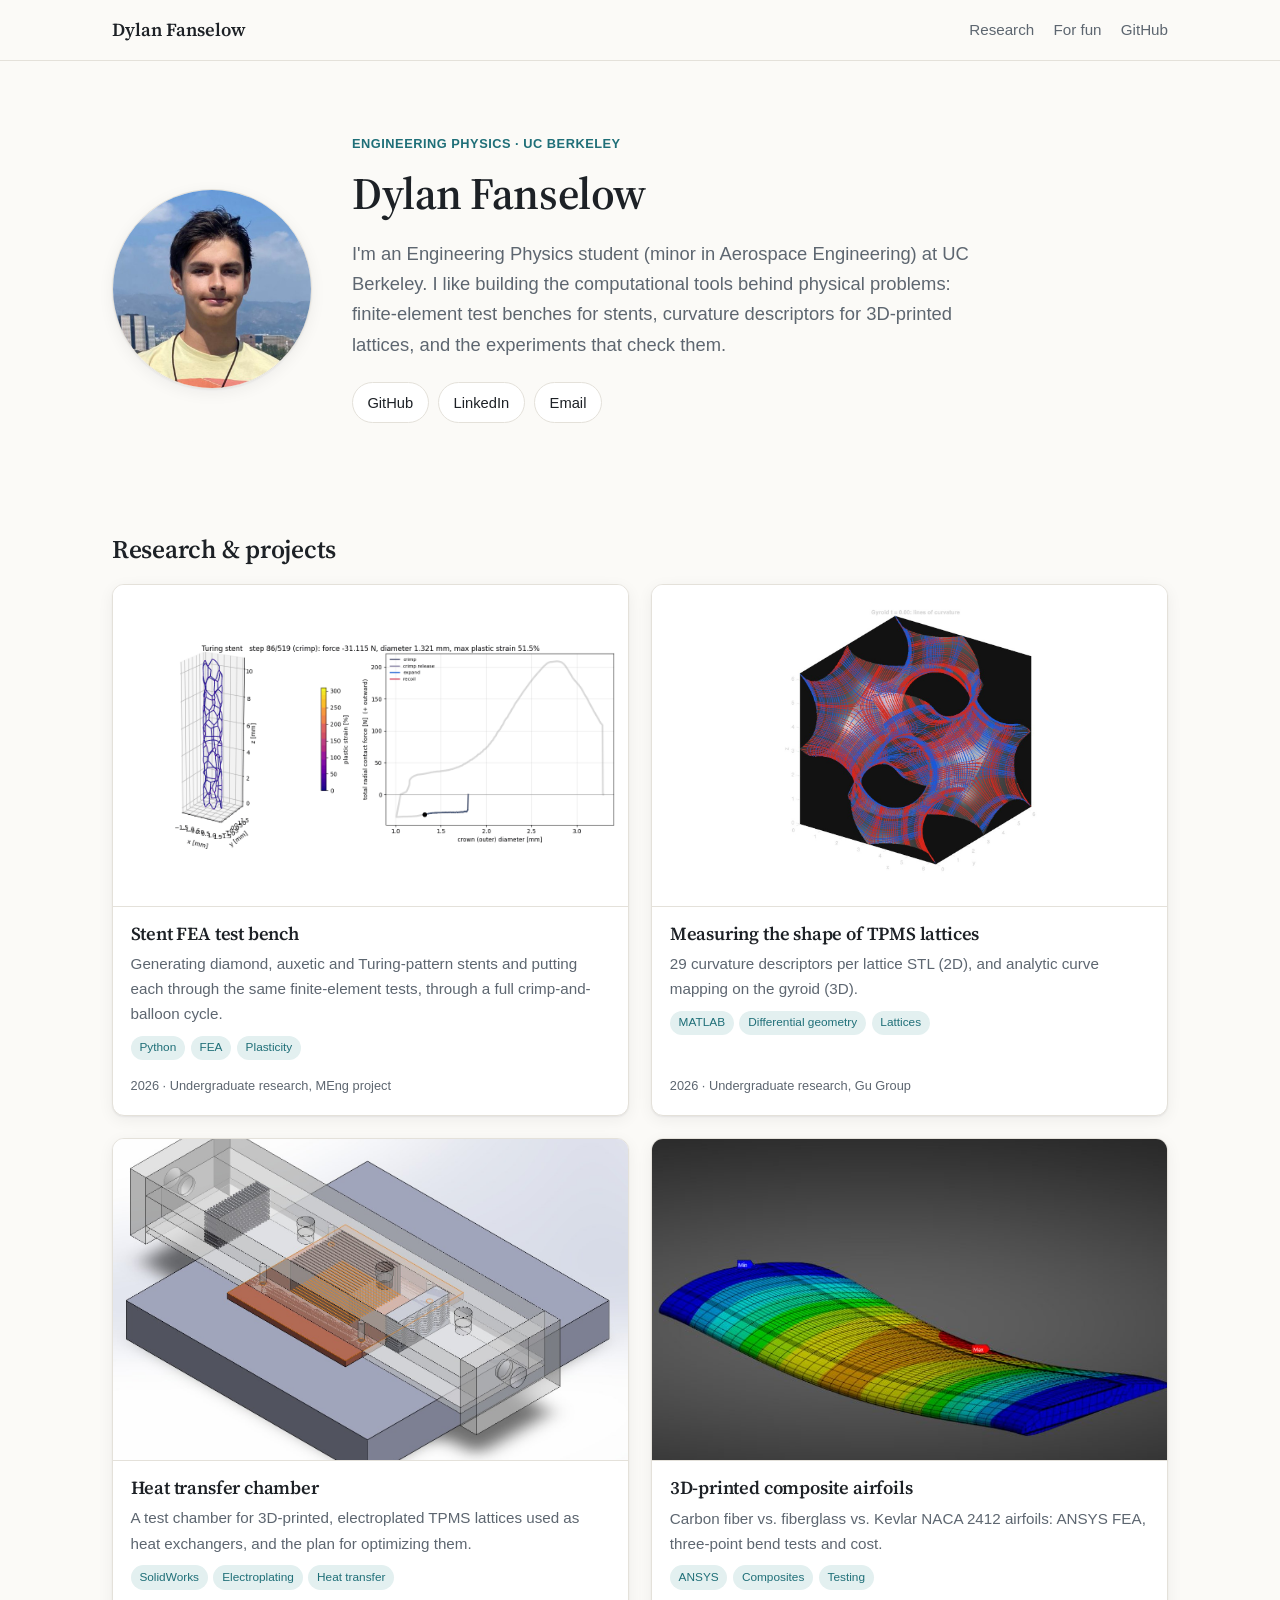
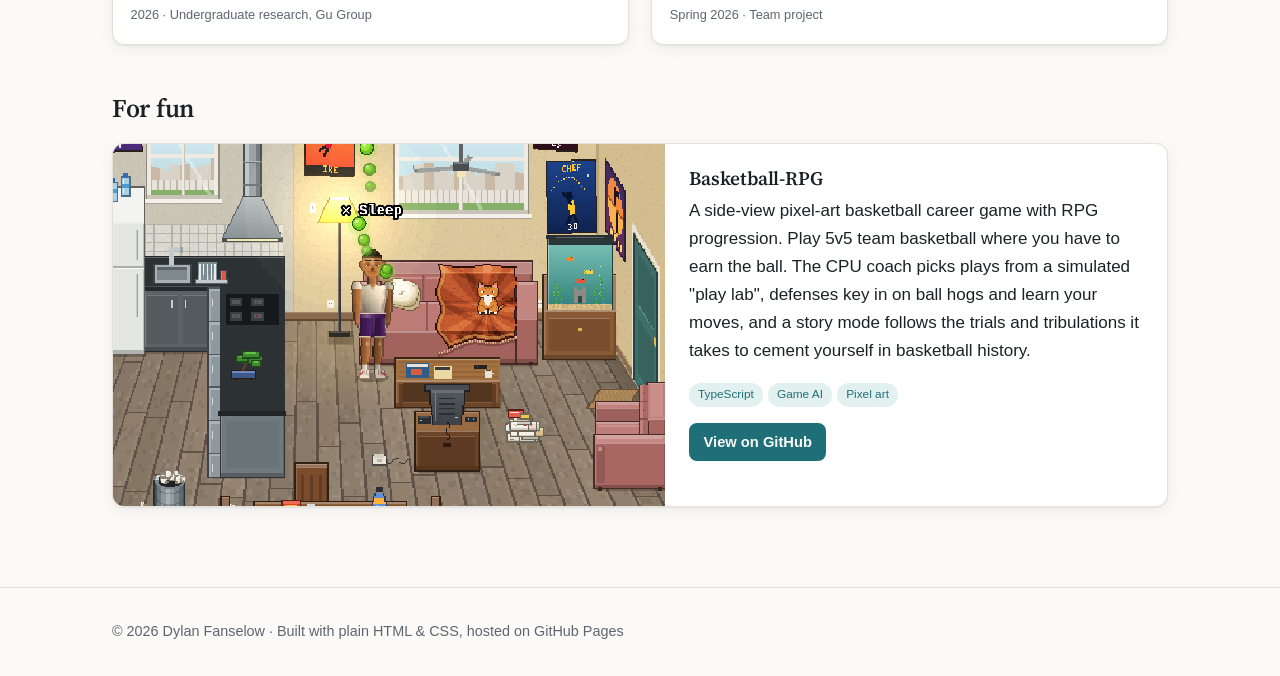
<file: index.html>
<!doctype html>
<html lang="en">
<head>
  <meta charset="utf-8">
  <meta name="viewport" content="width=device-width, initial-scale=1">
  <title>Dylan Fanselow</title>
  <meta name="description" content="Engineering Physics at UC Berkeley. Research in computational mechanics, TPMS lattices and composites.">
  <link rel="preconnect" href="https://fonts.googleapis.com">
  <link rel="preconnect" href="https://fonts.gstatic.com" crossorigin>
  <link href="https://fonts.googleapis.com/css2?family=Source+Serif+4:opsz,wght@8..60,600&display=swap" rel="stylesheet">
  <link rel="stylesheet" href="assets/css/style.css">
</head>
<body>
<header class="site-header">
  <div class="wrap">
    <a class="brand" href="index.html">Dylan Fanselow</a>
    <nav class="nav"><a href="#research">Research</a><a href="#fun">For fun</a><a href="https://github.com/dylanfanselow">GitHub</a></nav>
  </div>
</header>

<main class="wrap">
  <section class="hero">
    <img class="headshot" src="assets/img/me.jpg" alt="Dylan Fanselow" width="640" height="640">
    <div>
    <div class="kicker">Engineering Physics · UC Berkeley</div>
    <h1>Dylan Fanselow</h1>
    <p class="lede">I'm an Engineering Physics student (minor in Aerospace Engineering) at UC Berkeley. I like building the computational tools behind physical problems: finite-element test benches for stents, curvature descriptors for 3D-printed lattices, and the experiments that check them.</p>
    <ul class="links">
      <li><a href="https://github.com/dylanfanselow">GitHub</a></li>
      <li><a href="https://linkedin.com/in/dylan-fanselow">LinkedIn</a></li>
      <li><a href="mailto:dylan.fanselow@berkeley.edu">Email</a></li>
    </ul>
    </div>
  </section>

  <div class="section-title" id="research">
    <h2>Research &amp; projects</h2>
  </div>

  <div class="cards">
    <a class="card" href="projects/stent-fea.html">
      <div class="thumb contain"><img src="assets/img/stent/turing_crimp_balloon_cycle.gif" alt="Animation of a Turing-pattern stent being crimped and balloon-expanded"></div>
      <div class="body">
        <h3>Stent FEA test bench</h3>
        <p>Generating diamond, auxetic and Turing-pattern stents and putting each through the same finite-element tests, through a full crimp-and-balloon cycle.</p>
        <ul class="tags"><li>Python</li><li>FEA</li><li>Plasticity</li></ul>
        <div class="meta">2026 · Undergraduate research, MEng project</div>
      </div>
    </a>

    <a class="card" href="projects/tpms-curvature.html">
      <div class="thumb contain"><img src="assets/img/tpms/curves_t0.jpg" alt="Principal-curvature lines traced on the gyroid surface"></div>
      <div class="body">
        <h3>Measuring the shape of TPMS lattices</h3>
        <p>29 curvature descriptors per lattice STL (2D), and analytic curve mapping on the gyroid (3D).</p>
        <ul class="tags"><li>MATLAB</li><li>Differential geometry</li><li>Lattices</li></ul>
        <div class="meta">2026 · Undergraduate research, Gu Group</div>
      </div>
    </a>

    <a class="card" href="projects/heat-transfer-chamber.html">
      <div class="thumb"><img src="assets/img/chamber/test_chamber.jpg" alt="CAD model of the heat transfer test chamber"></div>
      <div class="body">
        <h3>Heat transfer chamber</h3>
        <p>A test chamber for 3D-printed, electroplated TPMS lattices used as heat exchangers, and the plan for optimizing them.</p>
        <ul class="tags"><li>SolidWorks</li><li>Electroplating</li><li>Heat transfer</li></ul>
        <div class="meta">2026 · Undergraduate research, Gu Group</div>
      </div>
    </a>

    <a class="card" href="projects/naca-2412.html">
      <div class="thumb"><img src="assets/img/naca/fea_deformation.jpg" alt="ANSYS deformation contour of a NACA 2412 airfoil"></div>
      <div class="body">
        <h3>3D-printed composite airfoils</h3>
        <p>Carbon fiber vs. fiberglass vs. Kevlar NACA 2412 airfoils: ANSYS FEA, three-point bend tests and cost.</p>
        <ul class="tags"><li>ANSYS</li><li>Composites</li><li>Testing</li></ul>
        <div class="meta">Spring 2026 · Team project</div>
      </div>
    </a>
  </div>

  <div class="section-title" id="fun">
    <h2>For fun</h2>
  </div>

  <div class="fun-card">
    <img src="assets/img/game/banner.png" alt="Pixel-art screenshot from Basketball-RPG: the player's apartment">
    <div class="body">
      <h3>Basketball-RPG</h3>
      <p>A side-view pixel-art basketball career game with RPG progression. Play 5v5 team basketball where you have to earn the ball. The CPU coach picks plays from a simulated "play lab", defenses key in on ball hogs and learn your moves, and a story mode follows the trials and tribulations it takes to cement yourself in basketball history.</p>
      <ul class="tags"><li>TypeScript</li><li>Game AI</li><li>Pixel art</li></ul>
      <ul class="page-links"><li><a href="https://github.com/dylanfanselow/Basketball-RPG">View on GitHub</a></li></ul>
    </div>
  </div>
</main>

<footer class="site-footer"><div class="wrap">© 2026 Dylan Fanselow · Built with plain HTML &amp; CSS, hosted on GitHub Pages</div></footer>
</body>
</html>
</file>
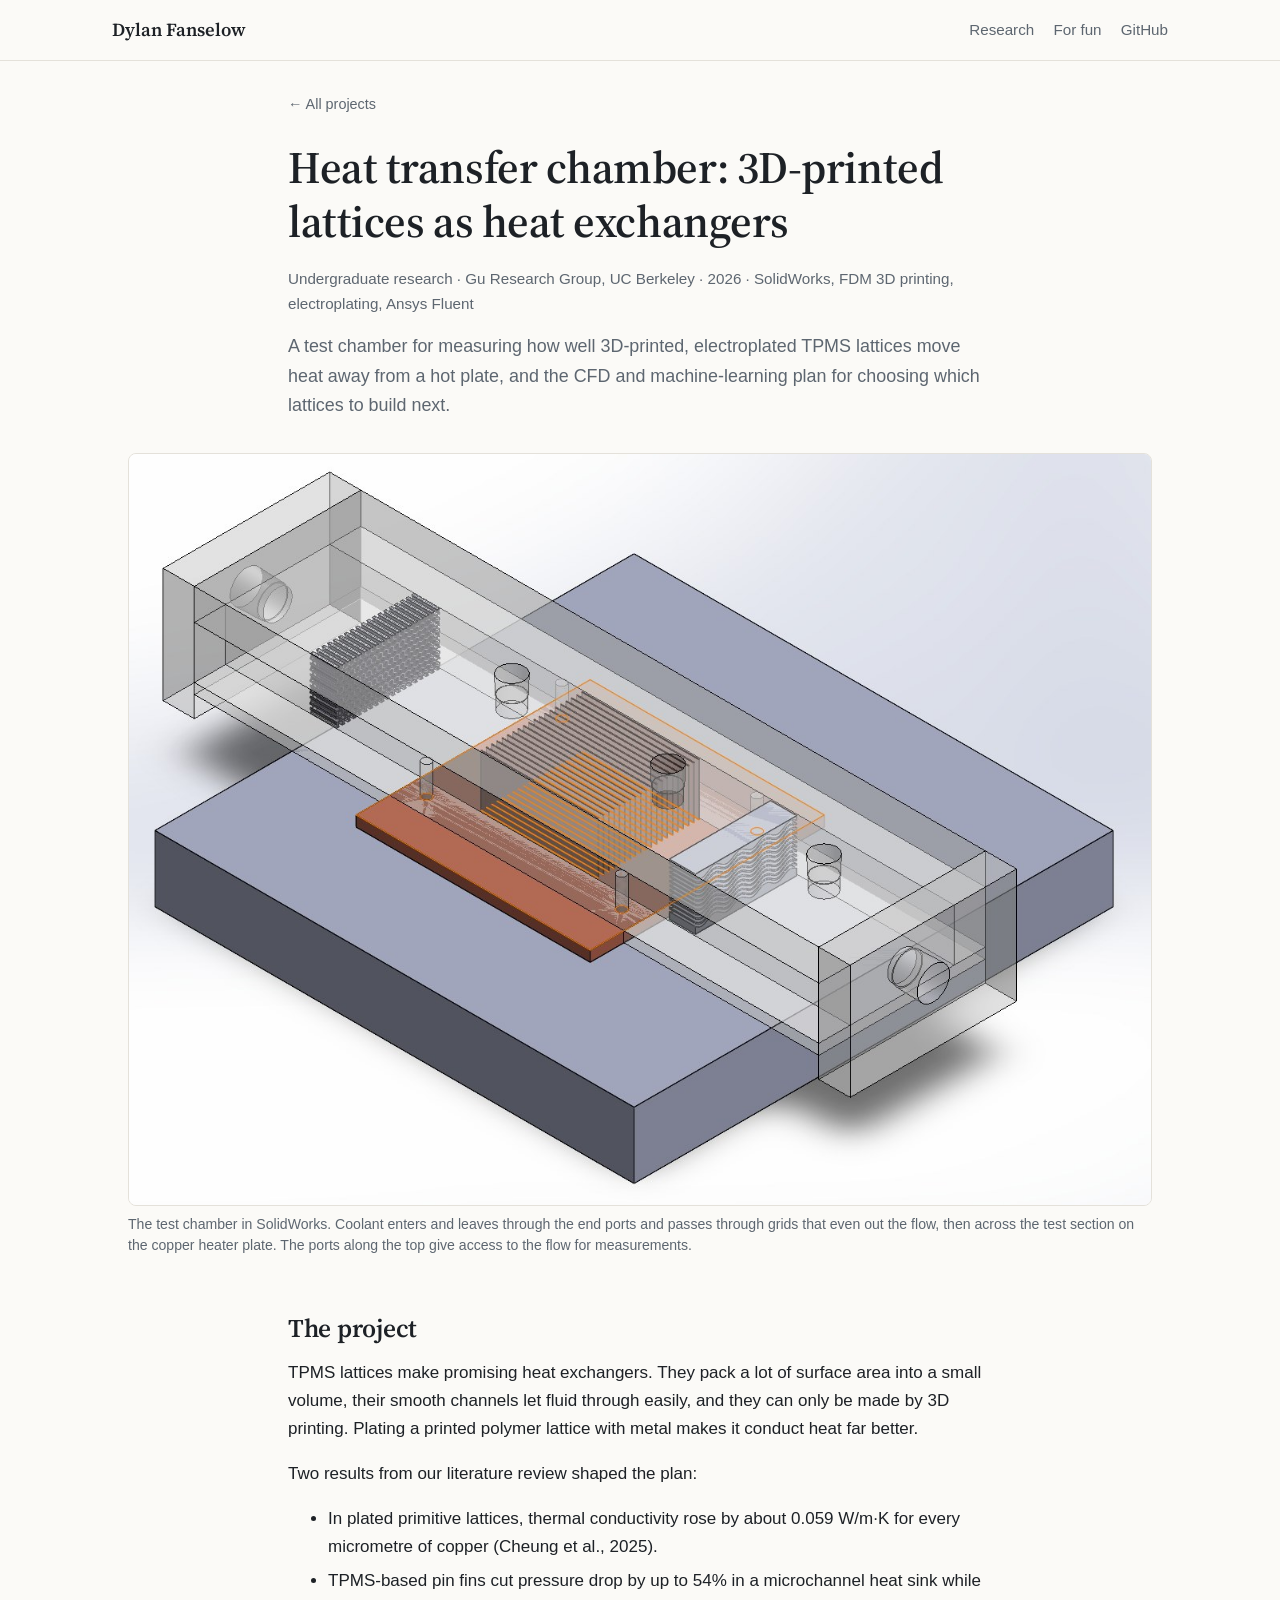
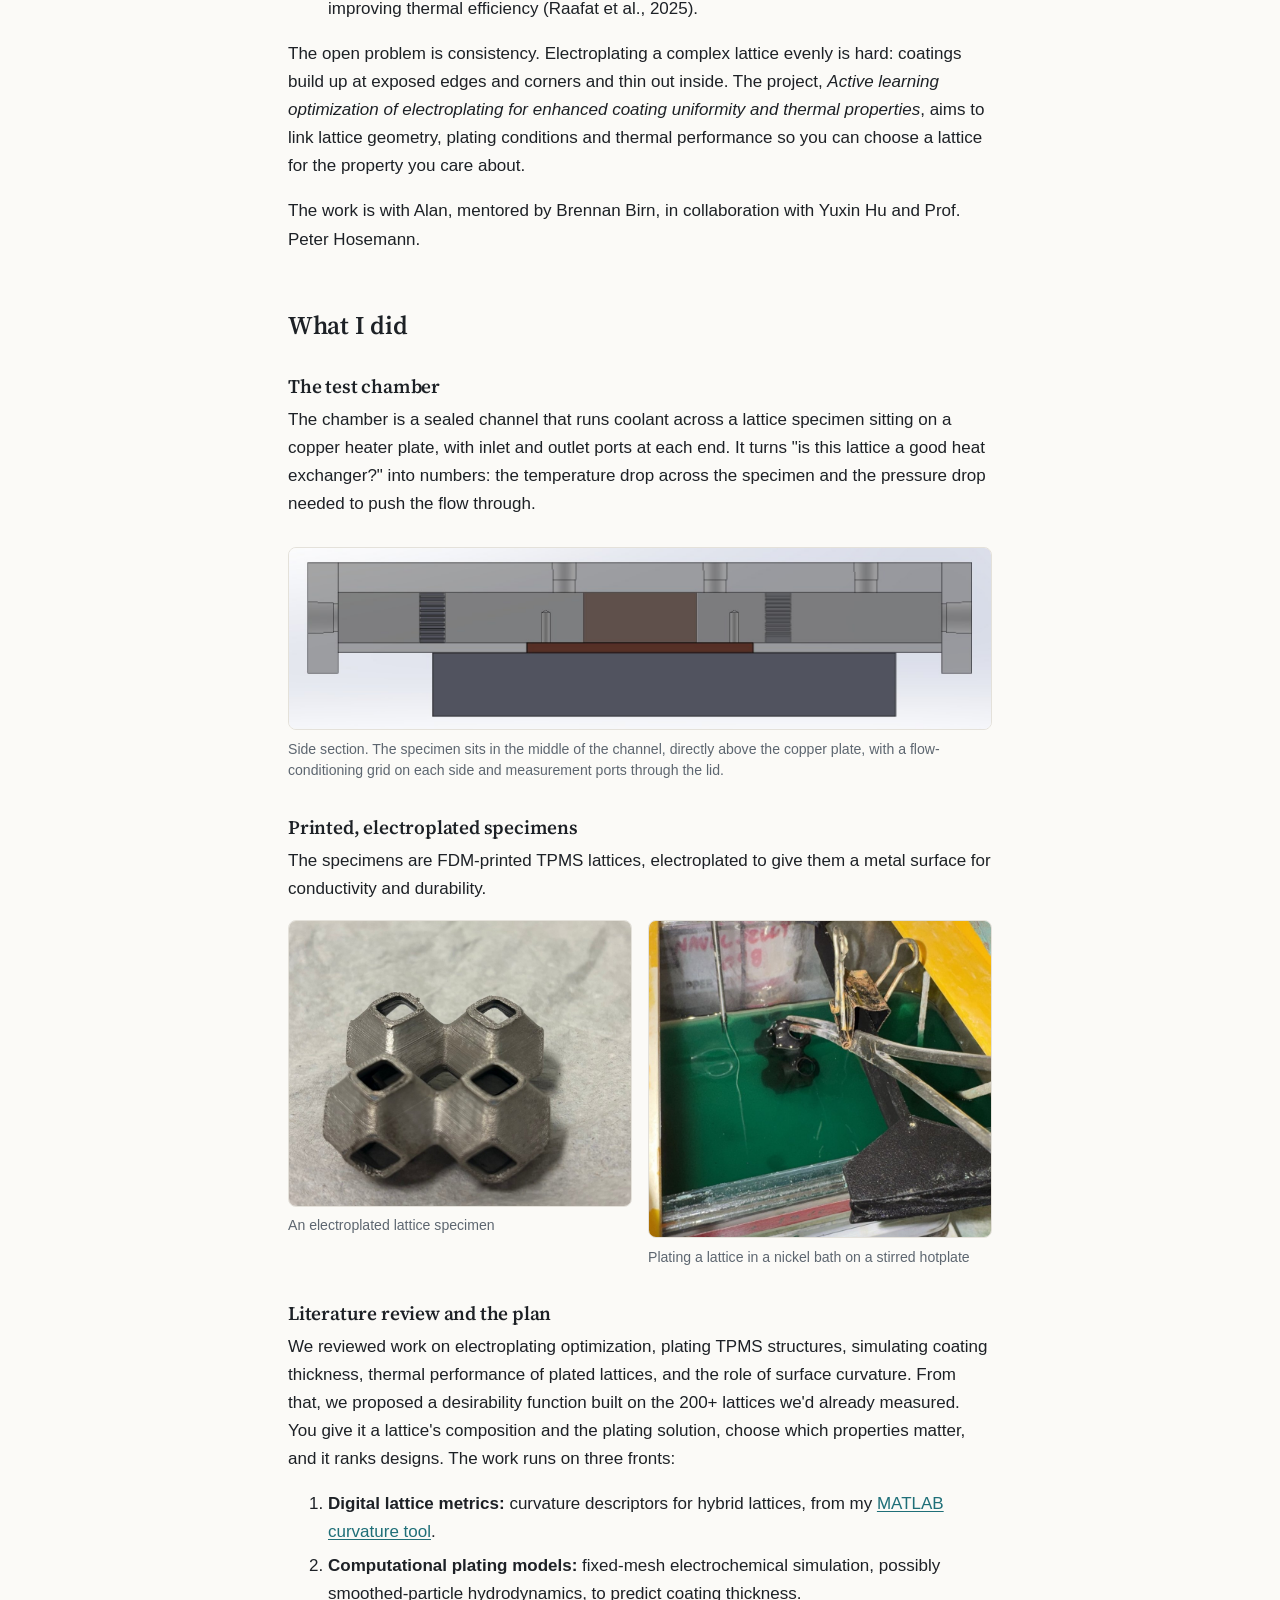
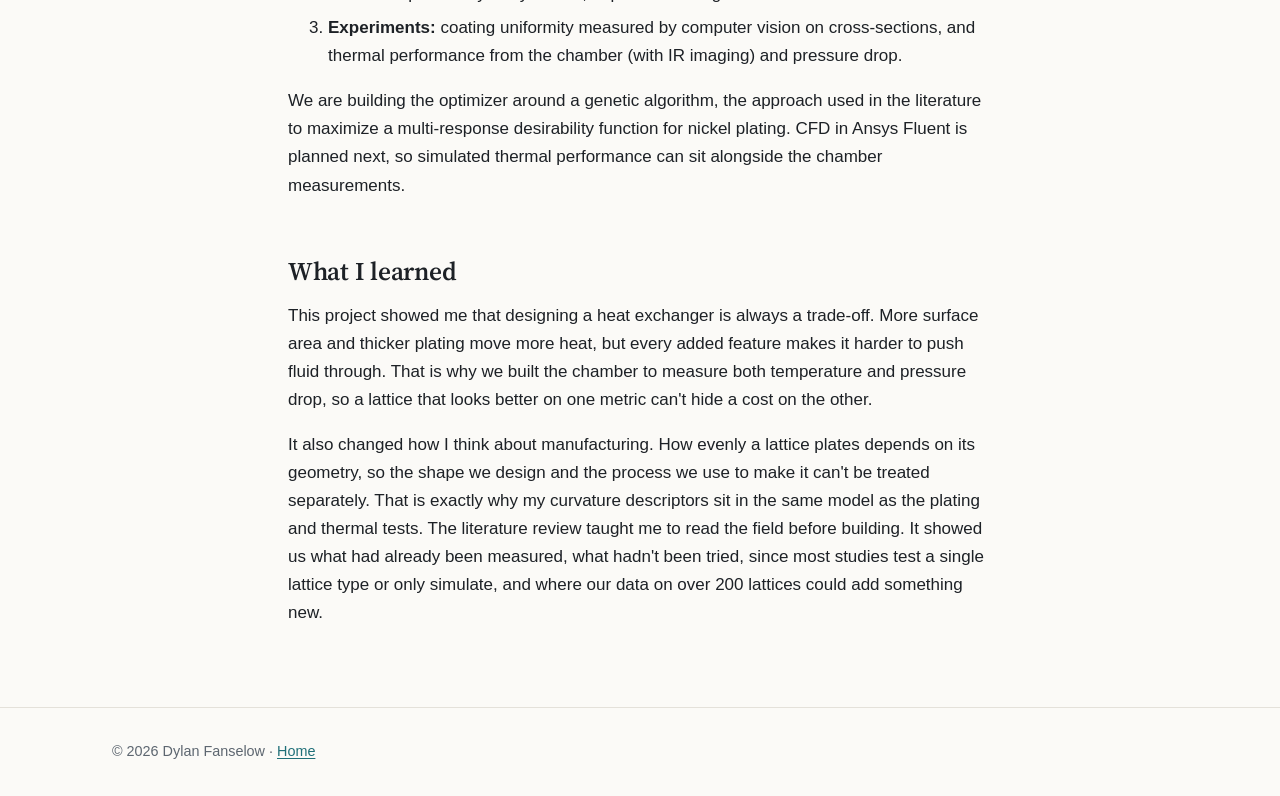
<file: projects/heat-transfer-chamber.html>
<!doctype html>
<html lang="en">
<head>
  <meta charset="utf-8">
  <meta name="viewport" content="width=device-width, initial-scale=1">
  <title>Heat Transfer Chamber · Dylan Fanselow</title>
  <meta name="description" content="A test chamber for additively manufactured, electroplated TPMS lattices used as heat exchangers: CAD, specimens, plating, and the CFD and ML plan around it.">
  <link rel="preconnect" href="https://fonts.googleapis.com">
  <link rel="preconnect" href="https://fonts.gstatic.com" crossorigin>
  <link href="https://fonts.googleapis.com/css2?family=Source+Serif+4:opsz,wght@8..60,600&display=swap" rel="stylesheet">
  <link rel="stylesheet" href="../assets/css/style.css">
</head>
<body>
<header class="site-header">
  <div class="wrap">
    <a class="brand" href="../index.html">Dylan Fanselow</a>
    <nav class="nav"><a href="../index.html#research">Research</a><a href="../index.html#fun">For fun</a><a href="https://github.com/dylanfanselow">GitHub</a></nav>
  </div>
</header>

<main class="article">
  <p class="crumb"><a href="../index.html#research">← All projects</a></p>

  <div class="project-head">
    <h1>Heat transfer chamber: 3D-printed lattices as heat exchangers</h1>
    <p class="meta">Undergraduate research · Gu Research Group, UC Berkeley · 2026 · SolidWorks, FDM 3D printing, electroplating, Ansys Fluent</p>
    <p class="summary">A test chamber for measuring how well 3D-printed, electroplated TPMS lattices move heat away from a hot plate, and the CFD and machine-learning plan for choosing which lattices to build next.</p>
  </div>

  <figure class="hero-fig wide">
    <img src="../assets/img/chamber/test_chamber.jpg" alt="SolidWorks model of the heat transfer test chamber: a clear flow channel with end ports, flow-conditioning grids, and heat-exchanger specimens on a copper plate">
    <figcaption>The test chamber in SolidWorks. Coolant enters and leaves through the end ports and passes through grids that even out the flow, then across the test section on the copper heater plate. The ports along the top give access to the flow for measurements.</figcaption>
  </figure>

  <h2>The project</h2>
  <p>TPMS lattices make promising heat exchangers. They pack a lot of surface area into a small volume, their smooth channels let fluid through easily, and they can only be made by 3D printing. Plating a printed polymer lattice with metal makes it conduct heat far better.</p>
  <p>Two results from our literature review shaped the plan:</p>
  <ul>
    <li>In plated primitive lattices, thermal conductivity rose by about 0.059 W/m·K for every micrometre of copper (Cheung et al., 2025).</li>
    <li>TPMS-based pin fins cut pressure drop by up to 54% in a microchannel heat sink while improving thermal efficiency (Raafat et al., 2025).</li>
  </ul>
  <p>The open problem is consistency. Electroplating a complex lattice evenly is hard: coatings build up at exposed edges and corners and thin out inside. The project, <em>Active learning optimization of electroplating for enhanced coating uniformity and thermal properties</em>, aims to link lattice geometry, plating conditions and thermal performance so you can choose a lattice for the property you care about.</p>
  <p>The work is with Alan, mentored by Brennan Birn, in collaboration with Yuxin Hu and Prof. Peter Hosemann.</p>

  <h2>What I did</h2>

  <h3>The test chamber</h3>
  <p>The chamber is a sealed channel that runs coolant across a lattice specimen sitting on a copper heater plate, with inlet and outlet ports at each end. It turns "is this lattice a good heat exchanger?" into numbers: the temperature drop across the specimen and the pressure drop needed to push the flow through.</p>
  <figure>
    <img src="../assets/img/chamber/test_chamber_view2.jpg" alt="Side section of the test chamber: flow channel with end ports, flow-conditioning grids, a specimen above the copper plate, and ports in the lid" loading="lazy">
    <figcaption>Side section. The specimen sits in the middle of the channel, directly above the copper plate, with a flow-conditioning grid on each side and measurement ports through the lid.</figcaption>
  </figure>

  <h3>Printed, electroplated specimens</h3>
  <p>The specimens are FDM-printed TPMS lattices, electroplated to give them a metal surface for conductivity and durability.</p>
  <div class="grid-2">
    <figure><img src="../assets/img/chamber/electroplated_lattice.jpg" alt="Electroplated 3D-printed lattice specimen with a metallic finish" loading="lazy"><figcaption>An electroplated lattice specimen</figcaption></figure>
    <figure><img src="../assets/img/chamber/plating_setup.jpg" alt="A lattice suspended in a green nickel plating bath on a stirring hotplate" loading="lazy"><figcaption>Plating a lattice in a nickel bath on a stirred hotplate</figcaption></figure>
  </div>

  <h3>Literature review and the plan</h3>
  <p>We reviewed work on electroplating optimization, plating TPMS structures, simulating coating thickness, thermal performance of plated lattices, and the role of surface curvature. From that, we proposed a desirability function built on the 200+ lattices we'd already measured. You give it a lattice's composition and the plating solution, choose which properties matter, and it ranks designs. The work runs on three fronts:</p>
  <ol>
    <li><strong>Digital lattice metrics:</strong> curvature descriptors for hybrid lattices, from my <a href="tpms-curvature.html">MATLAB curvature tool</a>.</li>
    <li><strong>Computational plating models:</strong> fixed-mesh electrochemical simulation, possibly smoothed-particle hydrodynamics, to predict coating thickness.</li>
    <li><strong>Experiments:</strong> coating uniformity measured by computer vision on cross-sections, and thermal performance from the chamber (with IR imaging) and pressure drop.</li>
  </ol>
  <p>We are building the optimizer around a genetic algorithm, the approach used in the literature to maximize a multi-response desirability function for nickel plating. CFD in Ansys Fluent is planned next, so simulated thermal performance can sit alongside the chamber measurements.</p>

  <h2>What I learned</h2>
  <p>This project showed me that designing a heat exchanger is always a trade-off. More surface area and thicker plating move more heat, but every added feature makes it harder to push fluid through. That is why we built the chamber to measure both temperature and pressure drop, so a lattice that looks better on one metric can't hide a cost on the other.</p>
  <p>It also changed how I think about manufacturing. How evenly a lattice plates depends on its geometry, so the shape we design and the process we use to make it can't be treated separately. That is exactly why my curvature descriptors sit in the same model as the plating and thermal tests. The literature review taught me to read the field before building. It showed us what had already been measured, what hadn't been tried, since most studies test a single lattice type or only simulate, and where our data on over 200 lattices could add something new.</p>
</main>

<footer class="site-footer"><div class="wrap">© 2026 Dylan Fanselow · <a href="../index.html">Home</a></div></footer>
</body>
</html>
</file>
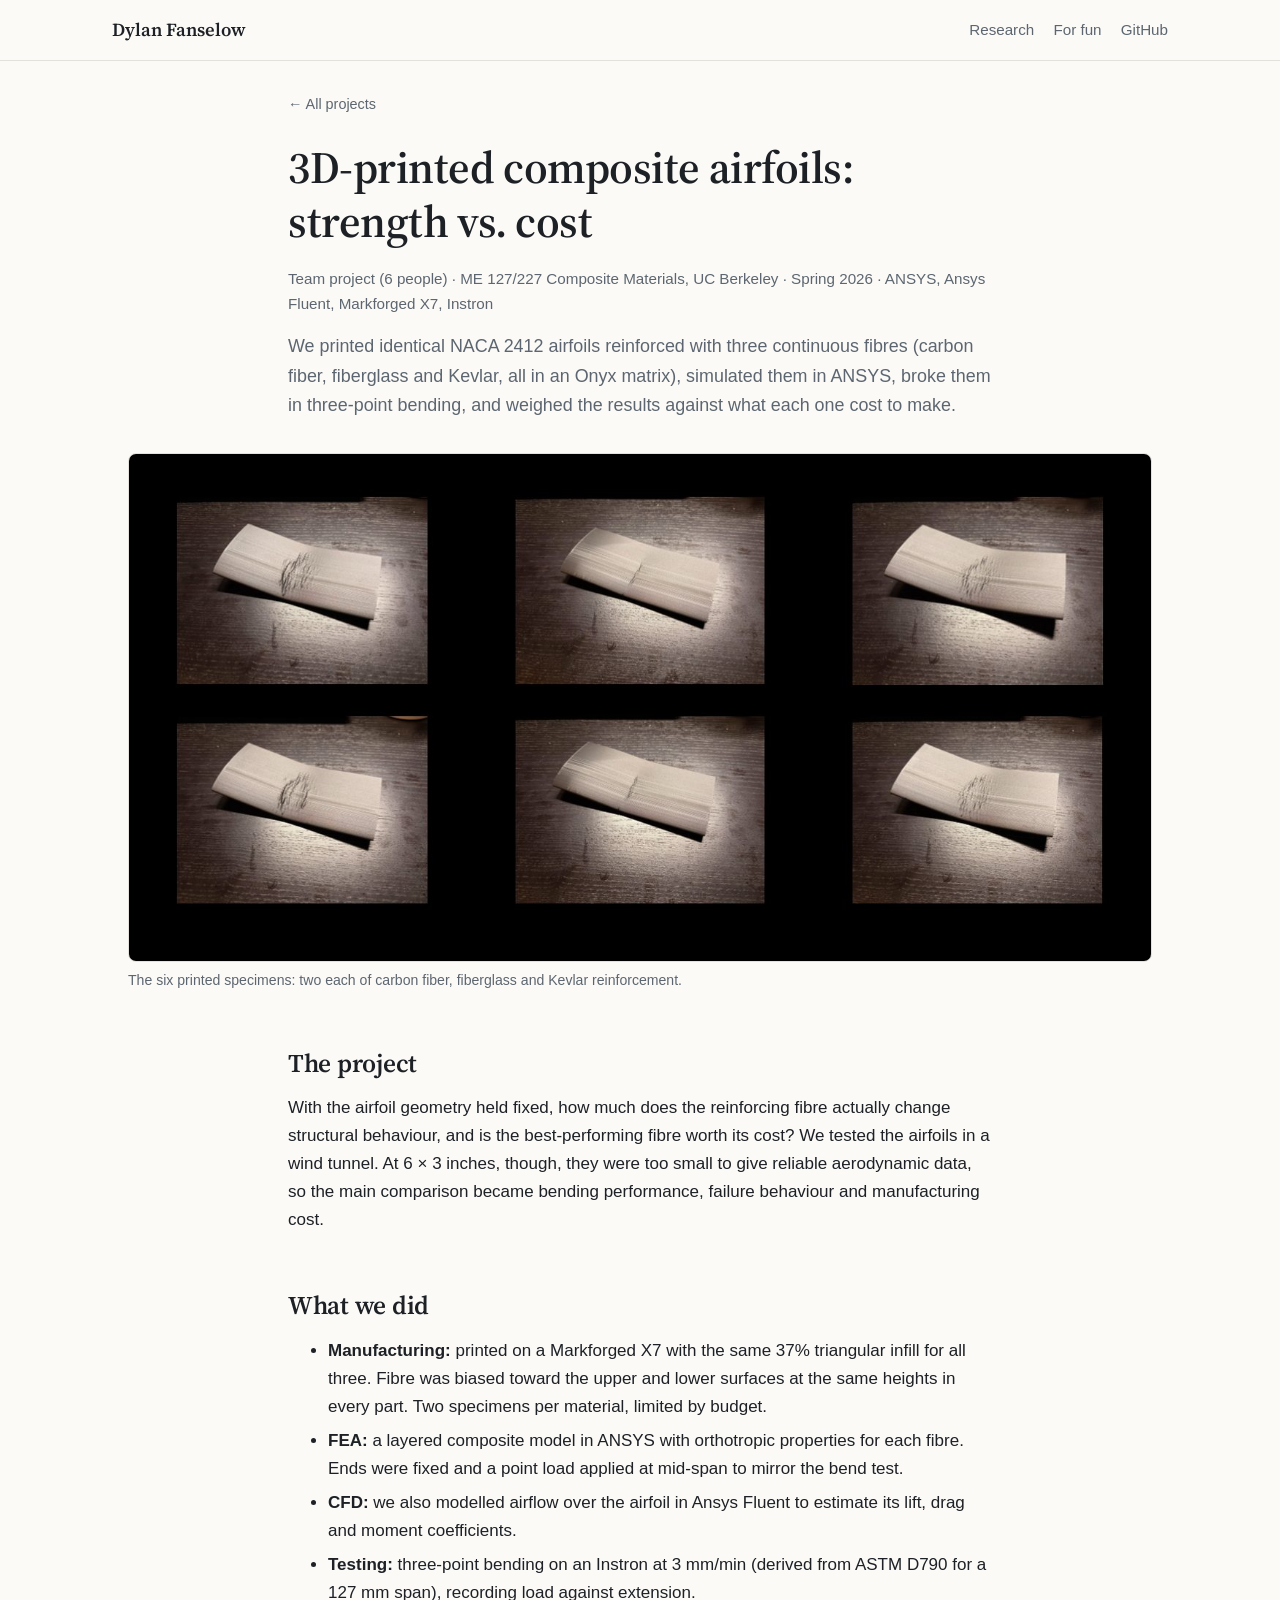
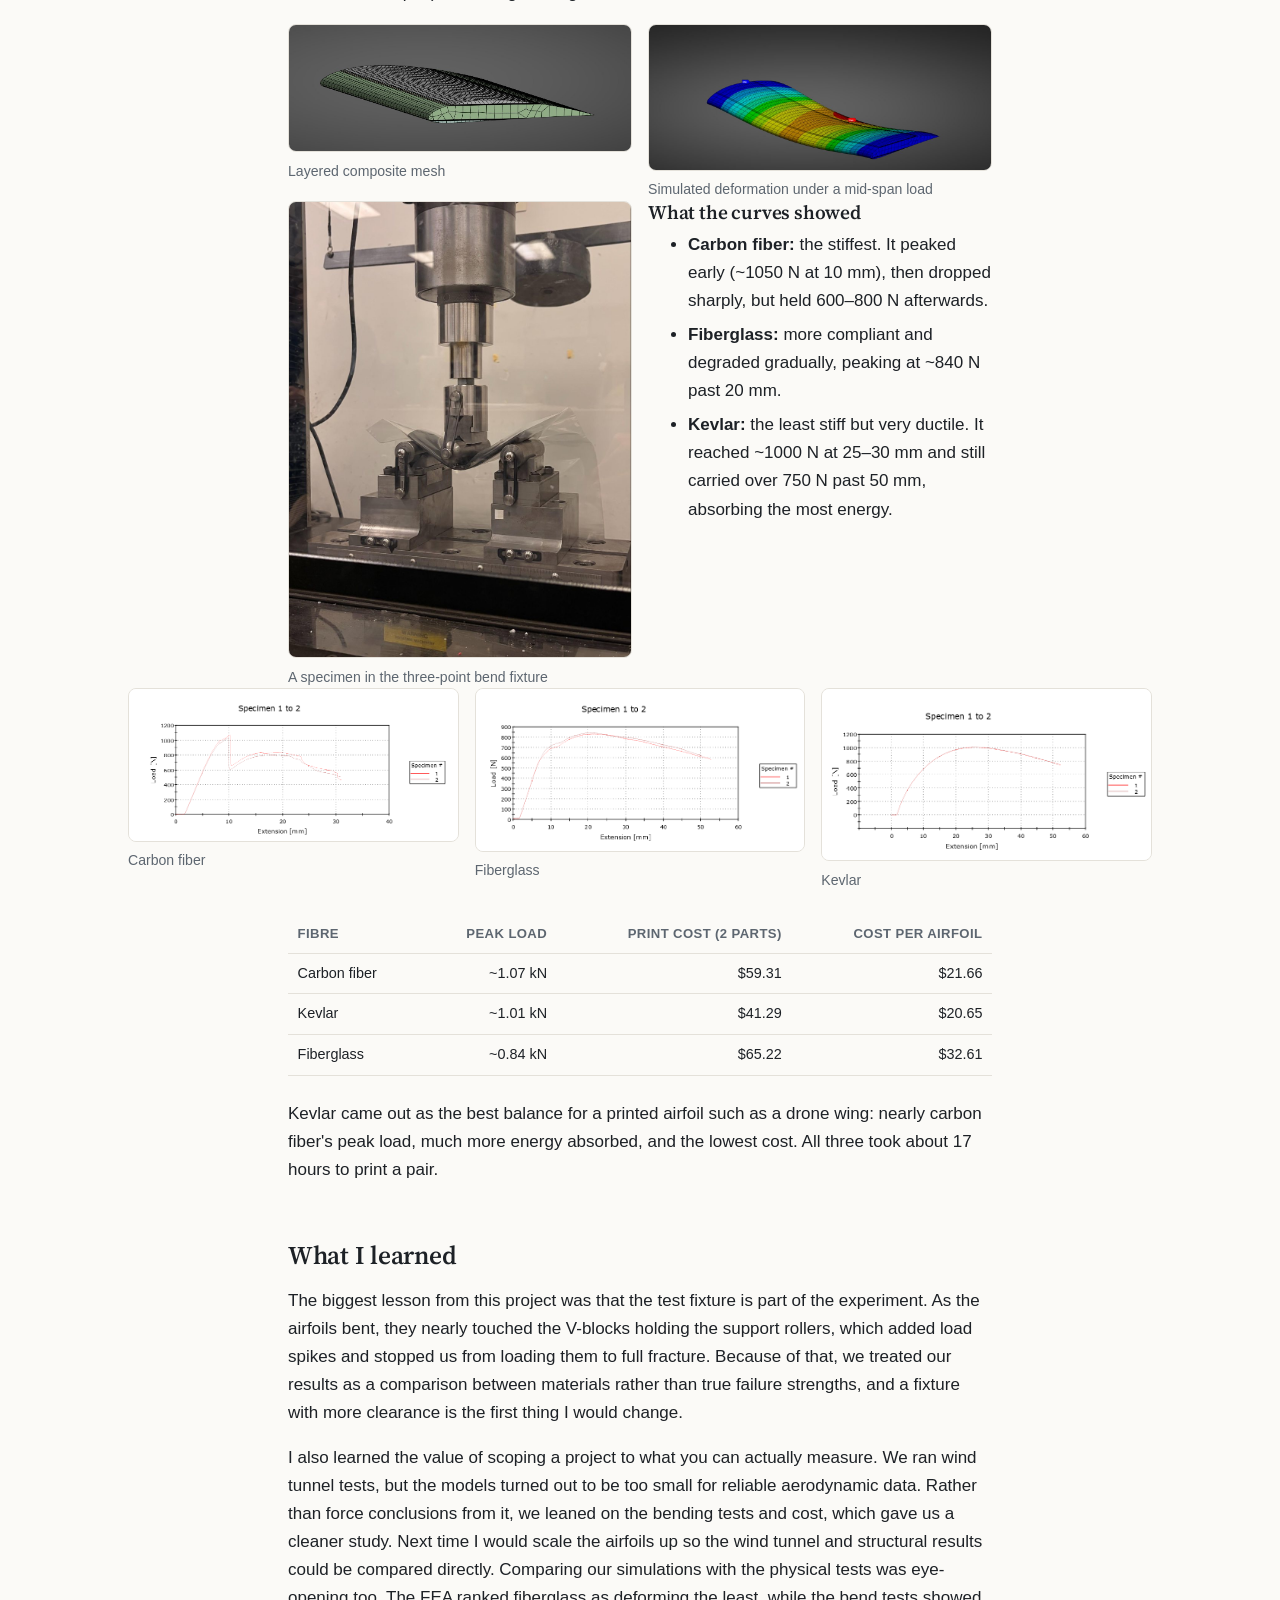
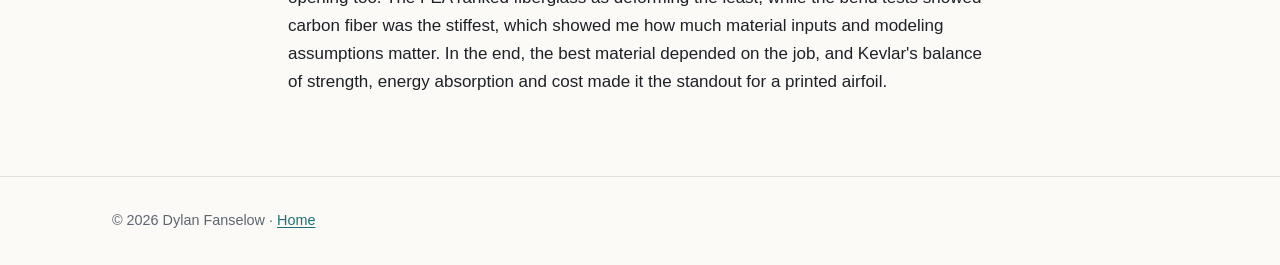
<file: projects/naca-2412.html>
<!doctype html>
<html lang="en">
<head>
  <meta charset="utf-8">
  <meta name="viewport" content="width=device-width, initial-scale=1">
  <title>Printed Composite Airfoils · Dylan Fanselow</title>
  <meta name="description" content="Comparing 3D-printed NACA 2412 airfoils reinforced with carbon fiber, fiberglass and Kevlar: ANSYS FEA, three-point bend testing and cost.">
  <link rel="preconnect" href="https://fonts.googleapis.com">
  <link rel="preconnect" href="https://fonts.gstatic.com" crossorigin>
  <link href="https://fonts.googleapis.com/css2?family=Source+Serif+4:opsz,wght@8..60,600&display=swap" rel="stylesheet">
  <link rel="stylesheet" href="../assets/css/style.css">
</head>
<body>
<header class="site-header">
  <div class="wrap">
    <a class="brand" href="../index.html">Dylan Fanselow</a>
    <nav class="nav"><a href="../index.html#research">Research</a><a href="../index.html#fun">For fun</a><a href="https://github.com/dylanfanselow">GitHub</a></nav>
  </div>
</header>

<main class="article">
  <p class="crumb"><a href="../index.html#research">← All projects</a></p>

  <div class="project-head">
    <h1>3D-printed composite airfoils: strength vs. cost</h1>
    <p class="meta">Team project (6 people) · ME 127/227 Composite Materials, UC Berkeley · Spring 2026 · ANSYS, Ansys Fluent, Markforged X7, Instron</p>
    <p class="summary">We printed identical NACA 2412 airfoils reinforced with three continuous fibres (carbon fiber, fiberglass and Kevlar, all in an Onyx matrix), simulated them in ANSYS, broke them in three-point bending, and weighed the results against what each one cost to make.</p>
  </div>

  <figure class="hero-fig wide">
    <img src="../assets/img/naca/printed_airfoils.jpg" alt="Six 3D-printed composite airfoil specimens">
    <figcaption>The six printed specimens: two each of carbon fiber, fiberglass and Kevlar reinforcement.</figcaption>
  </figure>

  <h2>The project</h2>
  <p>With the airfoil geometry held fixed, how much does the reinforcing fibre actually change structural behaviour, and is the best-performing fibre worth its cost? We tested the airfoils in a wind tunnel. At 6 × 3 inches, though, they were too small to give reliable aerodynamic data, so the main comparison became bending performance, failure behaviour and manufacturing cost.</p>

  <h2>What we did</h2>
  <ul>
    <li><strong>Manufacturing:</strong> printed on a Markforged X7 with the same 37% triangular infill for all three. Fibre was biased toward the upper and lower surfaces at the same heights in every part. Two specimens per material, limited by budget.</li>
    <li><strong>FEA:</strong> a layered composite model in ANSYS with orthotropic properties for each fibre. Ends were fixed and a point load applied at mid-span to mirror the bend test.</li>
    <li><strong>CFD:</strong> we also modelled airflow over the airfoil in Ansys Fluent to estimate its lift, drag and moment coefficients.</li>
    <li><strong>Testing:</strong> three-point bending on an Instron at 3 mm/min (derived from ASTM D790 for a 127 mm span), recording load against extension.</li>
  </ul>

  <div class="grid-2">
    <figure><img src="../assets/img/naca/mesh.jpg" alt="Meshed airfoil model in ANSYS" loading="lazy"><figcaption>Layered composite mesh</figcaption></figure>
    <figure><img src="../assets/img/naca/fea_deformation.jpg" alt="ANSYS deformation contour of the airfoil under a mid-span load" loading="lazy"><figcaption>Simulated deformation under a mid-span load</figcaption></figure>
  </div>

  <div class="grid-2">
    <figure><img src="../assets/img/naca/bend_test.jpg" alt="Airfoil specimen loaded in a three-point bend fixture" loading="lazy"><figcaption>A specimen in the three-point bend fixture</figcaption></figure>
    <div>
      <h3 style="margin-top:0">What the curves showed</h3>
      <ul>
        <li><strong>Carbon fiber:</strong> the stiffest. It peaked early (~1050 N at 10 mm), then dropped sharply, but held 600–800 N afterwards.</li>
        <li><strong>Fiberglass:</strong> more compliant and degraded gradually, peaking at ~840 N past 20 mm.</li>
        <li><strong>Kevlar:</strong> the least stiff but very ductile. It reached ~1000 N at 25–30 mm and still carried over 750 N past 50 mm, absorbing the most energy.</li>
      </ul>
    </div>
  </div>

  <div class="wide">
    <div class="grid-3">
      <figure><img src="../assets/img/naca/curve_carbon.png" alt="Load–extension curves for carbon fiber specimens" loading="lazy"><figcaption>Carbon fiber</figcaption></figure>
      <figure><img src="../assets/img/naca/curve_fiberglass.png" alt="Load–extension curves for fiberglass specimens" loading="lazy"><figcaption>Fiberglass</figcaption></figure>
      <figure><img src="../assets/img/naca/curve_kevlar.png" alt="Load–extension curves for Kevlar specimens" loading="lazy"><figcaption>Kevlar</figcaption></figure>
    </div>
  </div>

  <div class="table-scroll">
    <table>
      <thead><tr><th>Fibre</th><th class="num">Peak load</th><th class="num">Print cost (2 parts)</th><th class="num">Cost per airfoil</th></tr></thead>
      <tbody>
        <tr><td>Carbon fiber</td><td class="num">~1.07 kN</td><td class="num">$59.31</td><td class="num">$21.66</td></tr>
        <tr><td>Kevlar</td><td class="num">~1.01 kN</td><td class="num">$41.29</td><td class="num">$20.65</td></tr>
        <tr><td>Fiberglass</td><td class="num">~0.84 kN</td><td class="num">$65.22</td><td class="num">$32.61</td></tr>
      </tbody>
    </table>
  </div>
  <p>Kevlar came out as the best balance for a printed airfoil such as a drone wing: nearly carbon fiber's peak load, much more energy absorbed, and the lowest cost. All three took about 17 hours to print a pair.</p>

  <h2>What I learned</h2>
  <p>The biggest lesson from this project was that the test fixture is part of the experiment. As the airfoils bent, they nearly touched the V-blocks holding the support rollers, which added load spikes and stopped us from loading them to full fracture. Because of that, we treated our results as a comparison between materials rather than true failure strengths, and a fixture with more clearance is the first thing I would change.</p>
  <p>I also learned the value of scoping a project to what you can actually measure. We ran wind tunnel tests, but the models turned out to be too small for reliable aerodynamic data. Rather than force conclusions from it, we leaned on the bending tests and cost, which gave us a cleaner study. Next time I would scale the airfoils up so the wind tunnel and structural results could be compared directly. Comparing our simulations with the physical tests was eye-opening too. The FEA ranked fiberglass as deforming the least, while the bend tests showed carbon fiber was the stiffest, which showed me how much material inputs and modeling assumptions matter. In the end, the best material depended on the job, and Kevlar's balance of strength, energy absorption and cost made it the standout for a printed airfoil.</p>
</main>

<footer class="site-footer"><div class="wrap">© 2026 Dylan Fanselow · <a href="../index.html">Home</a></div></footer>
</body>
</html>
</file>
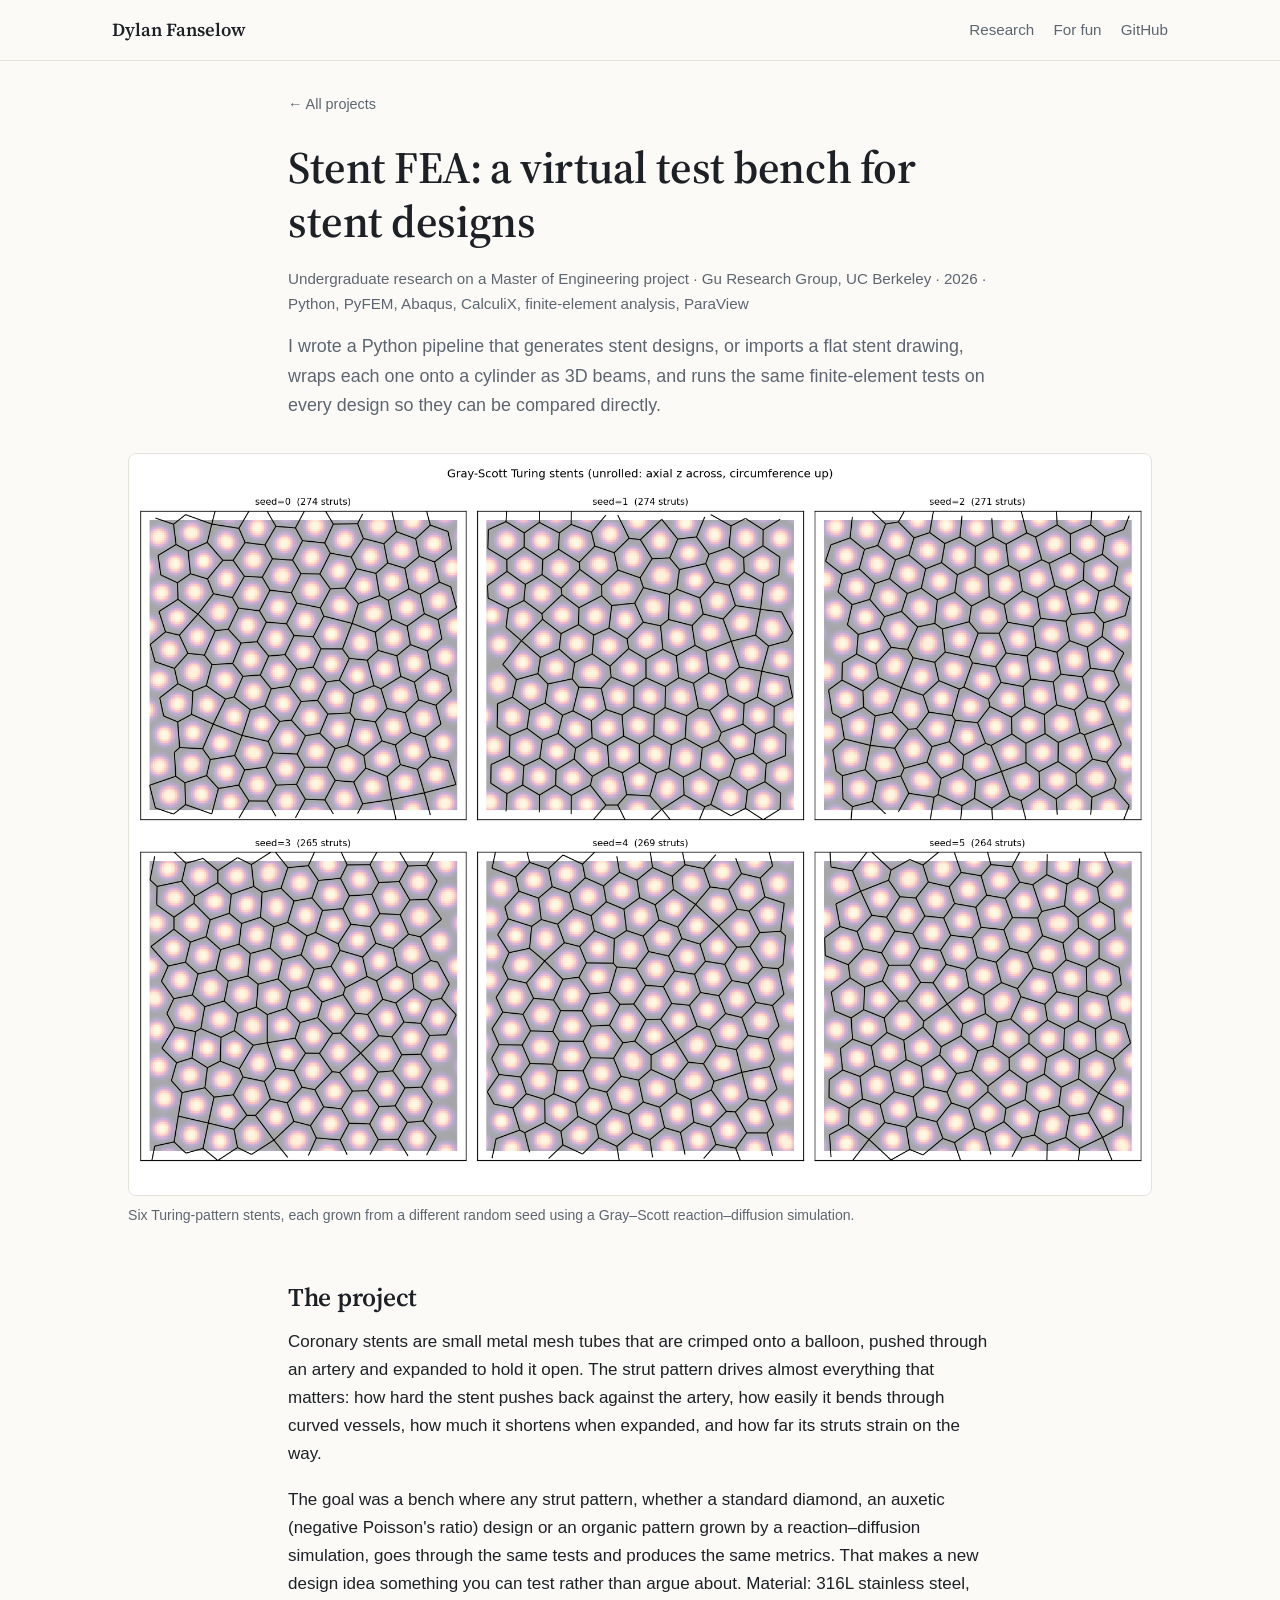
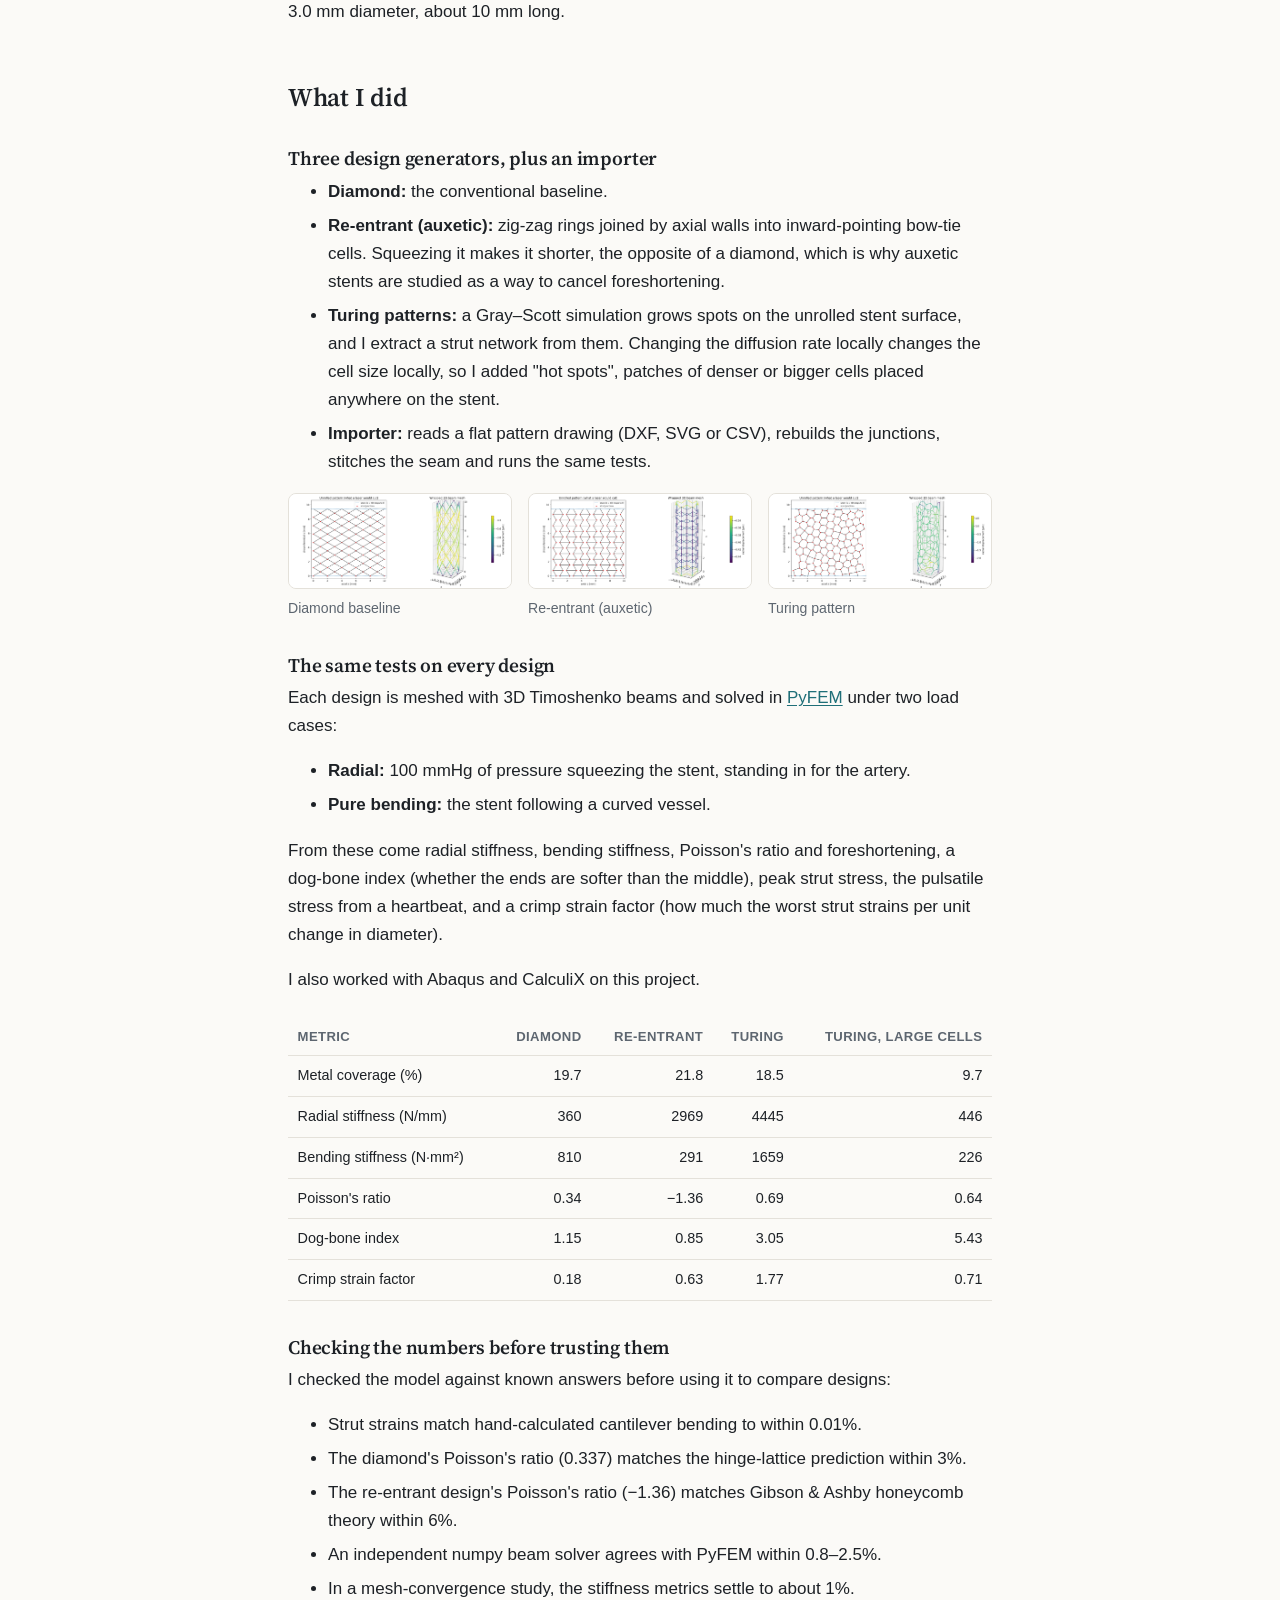
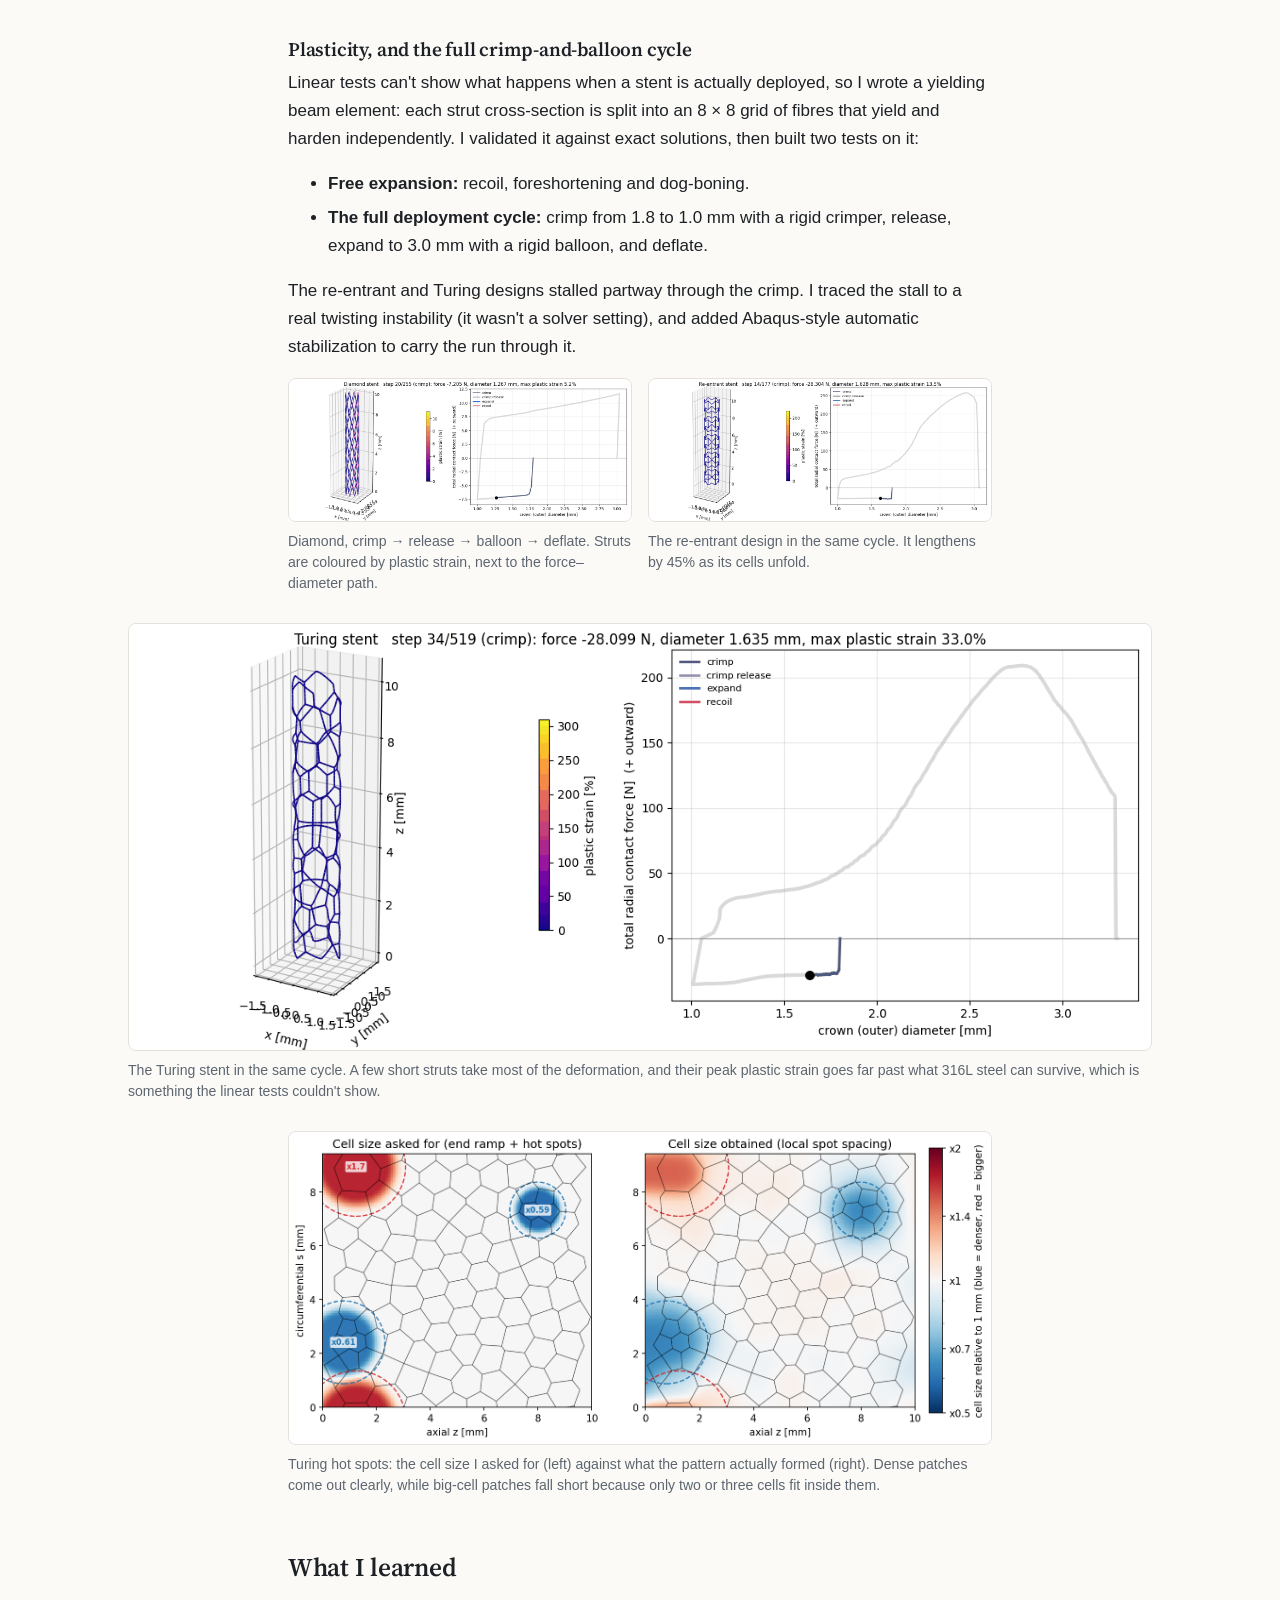
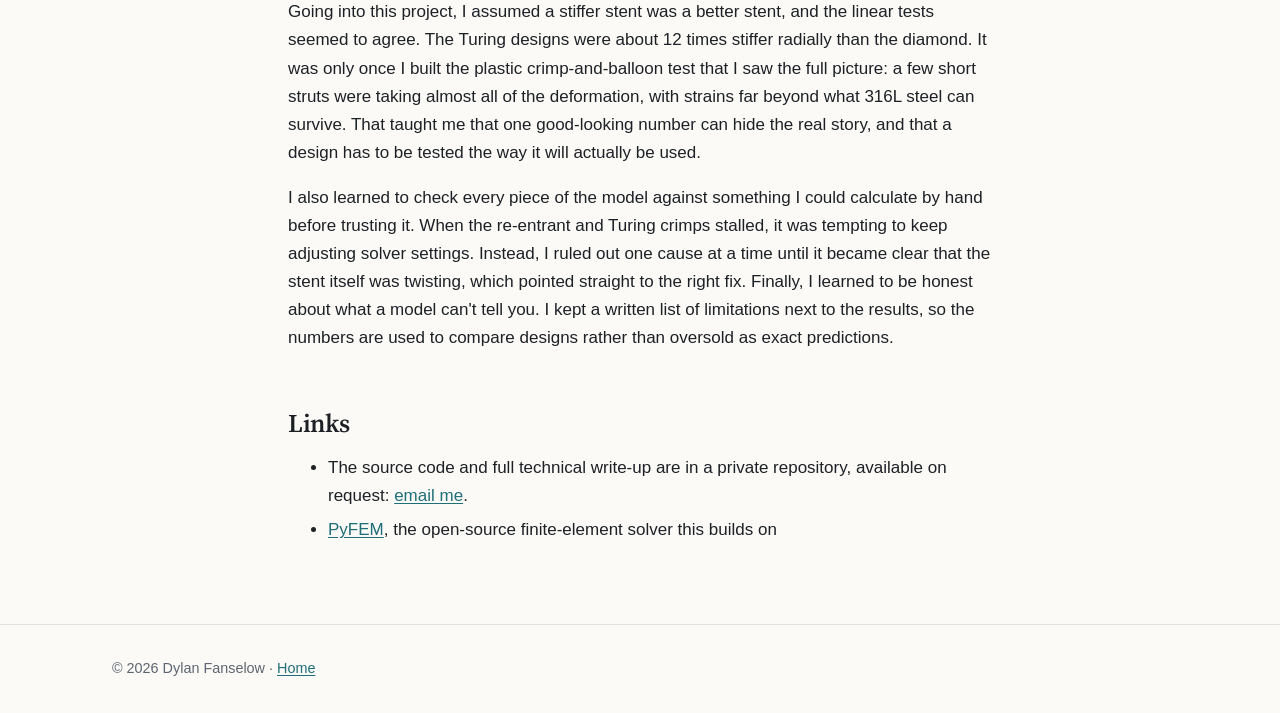
<file: projects/stent-fea.html>
<!doctype html>
<html lang="en">
<head>
  <meta charset="utf-8">
  <meta name="viewport" content="width=device-width, initial-scale=1">
  <title>Stent FEA · Dylan Fanselow</title>
  <meta name="description" content="A virtual mechanical test bench for coronary stent designs: diamond, re-entrant (auxetic) and Turing-pattern stents tested with the same finite-element load cases.">
  <link rel="preconnect" href="https://fonts.googleapis.com">
  <link rel="preconnect" href="https://fonts.gstatic.com" crossorigin>
  <link href="https://fonts.googleapis.com/css2?family=Source+Serif+4:opsz,wght@8..60,600&display=swap" rel="stylesheet">
  <link rel="stylesheet" href="../assets/css/style.css">
</head>
<body>
<header class="site-header">
  <div class="wrap">
    <a class="brand" href="../index.html">Dylan Fanselow</a>
    <nav class="nav"><a href="../index.html#research">Research</a><a href="../index.html#fun">For fun</a><a href="https://github.com/dylanfanselow">GitHub</a></nav>
  </div>
</header>

<main class="article">
  <p class="crumb"><a href="../index.html#research">← All projects</a></p>

  <div class="project-head">
    <h1>Stent FEA: a virtual test bench for stent designs</h1>
    <p class="meta">Undergraduate research on a Master of Engineering project · Gu Research Group, UC Berkeley · 2026 · Python, PyFEM, Abaqus, CalculiX, finite-element analysis, ParaView</p>
    <p class="summary">I wrote a Python pipeline that generates stent designs, or imports a flat stent drawing, wraps each one onto a cylinder as 3D beams, and runs the same finite-element tests on every design so they can be compared directly.</p>
  </div>

  <figure class="hero-fig wide">
    <img src="../assets/img/stent/turing_gallery.png" alt="Six Turing-pattern stent designs from different random seeds, each shown as a flat pattern">
    <figcaption>Six Turing-pattern stents, each grown from a different random seed using a Gray–Scott reaction–diffusion simulation.</figcaption>
  </figure>

  <h2>The project</h2>
  <p>Coronary stents are small metal mesh tubes that are crimped onto a balloon, pushed through an artery and expanded to hold it open. The strut pattern drives almost everything that matters: how hard the stent pushes back against the artery, how easily it bends through curved vessels, how much it shortens when expanded, and how far its struts strain on the way.</p>
  <p>The goal was a bench where any strut pattern, whether a standard diamond, an auxetic (negative Poisson's ratio) design or an organic pattern grown by a reaction–diffusion simulation, goes through the same tests and produces the same metrics. That makes a new design idea something you can test rather than argue about. Material: 316L stainless steel, 3.0 mm diameter, about 10 mm long.</p>

  <h2>What I did</h2>

  <h3>Three design generators, plus an importer</h3>
  <ul>
    <li><strong>Diamond:</strong> the conventional baseline.</li>
    <li><strong>Re-entrant (auxetic):</strong> zig-zag rings joined by axial walls into inward-pointing bow-tie cells. Squeezing it makes it shorter, the opposite of a diamond, which is why auxetic stents are studied as a way to cancel foreshortening.</li>
    <li><strong>Turing patterns:</strong> a Gray–Scott simulation grows spots on the unrolled stent surface, and I extract a strut network from them. Changing the diffusion rate locally changes the cell size locally, so I added "hot spots", patches of denser or bigger cells placed anywhere on the stent.</li>
    <li><strong>Importer:</strong> reads a flat pattern drawing (DXF, SVG or CSV), rebuilds the junctions, stitches the seam and runs the same tests.</li>
  </ul>

  <div class="grid-3">
    <figure><img src="../assets/img/stent/diamond_preview.png" alt="Diamond stent preview"><figcaption>Diamond baseline</figcaption></figure>
    <figure><img src="../assets/img/stent/reentrant_preview.png" alt="Re-entrant stent preview"><figcaption>Re-entrant (auxetic)</figcaption></figure>
    <figure><img src="../assets/img/stent/turing_preview.png" alt="Turing stent preview"><figcaption>Turing pattern</figcaption></figure>
  </div>

  <h3>The same tests on every design</h3>
  <p>Each design is meshed with 3D Timoshenko beams and solved in <a href="https://github.com/jjcremmers/PyFEM">PyFEM</a> under two load cases:</p>
  <ul>
    <li><strong>Radial:</strong> 100 mmHg of pressure squeezing the stent, standing in for the artery.</li>
    <li><strong>Pure bending:</strong> the stent following a curved vessel.</li>
  </ul>
  <p>From these come radial stiffness, bending stiffness, Poisson's ratio and foreshortening, a dog-bone index (whether the ends are softer than the middle), peak strut stress, the pulsatile stress from a heartbeat, and a crimp strain factor (how much the worst strut strains per unit change in diameter).</p>
  <p>I also worked with Abaqus and CalculiX on this project.</p>

  <div class="table-scroll">
    <table>
      <thead><tr><th>Metric</th><th class="num">Diamond</th><th class="num">Re-entrant</th><th class="num">Turing</th><th class="num">Turing, large cells</th></tr></thead>
      <tbody>
        <tr><td>Metal coverage (%)</td><td class="num">19.7</td><td class="num">21.8</td><td class="num">18.5</td><td class="num">9.7</td></tr>
        <tr><td>Radial stiffness (N/mm)</td><td class="num">360</td><td class="num">2969</td><td class="num">4445</td><td class="num">446</td></tr>
        <tr><td>Bending stiffness (N·mm²)</td><td class="num">810</td><td class="num">291</td><td class="num">1659</td><td class="num">226</td></tr>
        <tr><td>Poisson's ratio</td><td class="num">0.34</td><td class="num">−1.36</td><td class="num">0.69</td><td class="num">0.64</td></tr>
        <tr><td>Dog-bone index</td><td class="num">1.15</td><td class="num">0.85</td><td class="num">3.05</td><td class="num">5.43</td></tr>
        <tr><td>Crimp strain factor</td><td class="num">0.18</td><td class="num">0.63</td><td class="num">1.77</td><td class="num">0.71</td></tr>
      </tbody>
    </table>
  </div>

  <h3>Checking the numbers before trusting them</h3>
  <p>I checked the model against known answers before using it to compare designs:</p>
  <ul>
    <li>Strut strains match hand-calculated cantilever bending to within 0.01%.</li>
    <li>The diamond's Poisson's ratio (0.337) matches the hinge-lattice prediction within 3%.</li>
    <li>The re-entrant design's Poisson's ratio (−1.36) matches Gibson &amp; Ashby honeycomb theory within 6%.</li>
    <li>An independent numpy beam solver agrees with PyFEM within 0.8–2.5%.</li>
    <li>In a mesh-convergence study, the stiffness metrics settle to about 1%.</li>
  </ul>

  <h3>Plasticity, and the full crimp-and-balloon cycle</h3>
  <p>Linear tests can't show what happens when a stent is actually deployed, so I wrote a yielding beam element: each strut cross-section is split into an 8 × 8 grid of fibres that yield and harden independently. I validated it against exact solutions, then built two tests on it:</p>
  <ul>
    <li><strong>Free expansion:</strong> recoil, foreshortening and dog-boning.</li>
    <li><strong>The full deployment cycle:</strong> crimp from 1.8 to 1.0 mm with a rigid crimper, release, expand to 3.0 mm with a rigid balloon, and deflate.</li>
  </ul>
  <p>The re-entrant and Turing designs stalled partway through the crimp. I traced the stall to a real twisting instability (it wasn't a solver setting), and added Abaqus-style automatic stabilization to carry the run through it.</p>

  <div class="grid-2">
    <figure><img src="../assets/img/stent/diamond_crimp_balloon_cycle.gif" alt="Animation of the diamond stent being crimped and then expanded by a balloon, struts coloured by plastic strain" loading="lazy"><figcaption>Diamond, crimp → release → balloon → deflate. Struts are coloured by plastic strain, next to the force–diameter path.</figcaption></figure>
    <figure><img src="../assets/img/stent/reentrant_crimp_balloon_cycle.gif" alt="Animation of the re-entrant stent crimp and balloon cycle" loading="lazy"><figcaption>The re-entrant design in the same cycle. It lengthens by 45% as its cells unfold.</figcaption></figure>
  </div>

  <figure class="wide">
    <img src="../assets/img/stent/turing_crimp_balloon_cycle.gif" alt="Animation of the Turing-pattern stent crimp and balloon cycle, struts coloured by plastic strain" loading="lazy">
    <figcaption>The Turing stent in the same cycle. A few short struts take most of the deformation, and their peak plastic strain goes far past what 316L steel can survive, which is something the linear tests couldn't show.</figcaption>
  </figure>

  <figure>
    <img src="../assets/img/stent/turing_hotspots_heatmap.png" alt="Two heatmaps: requested cell size and the cell size the Turing pattern actually formed" loading="lazy">
    <figcaption>Turing hot spots: the cell size I asked for (left) against what the pattern actually formed (right). Dense patches come out clearly, while big-cell patches fall short because only two or three cells fit inside them.</figcaption>
  </figure>

  <h2>What I learned</h2>
  <p>Going into this project, I assumed a stiffer stent was a better stent, and the linear tests seemed to agree. The Turing designs were about 12 times stiffer radially than the diamond. It was only once I built the plastic crimp-and-balloon test that I saw the full picture: a few short struts were taking almost all of the deformation, with strains far beyond what 316L steel can survive. That taught me that one good-looking number can hide the real story, and that a design has to be tested the way it will actually be used.</p>
  <p>I also learned to check every piece of the model against something I could calculate by hand before trusting it. When the re-entrant and Turing crimps stalled, it was tempting to keep adjusting solver settings. Instead, I ruled out one cause at a time until it became clear that the stent itself was twisting, which pointed straight to the right fix. Finally, I learned to be honest about what a model can't tell you. I kept a written list of limitations next to the results, so the numbers are used to compare designs rather than oversold as exact predictions.</p>

  <h2>Links</h2>
  <ul>
    <li>The source code and full technical write-up are in a private repository, available on request: <a href="mailto:dylan.fanselow@berkeley.edu">email me</a>.</li>
    <li><a href="https://github.com/jjcremmers/PyFEM">PyFEM</a>, the open-source finite-element solver this builds on</li>
  </ul>
</main>

<footer class="site-footer"><div class="wrap">© 2026 Dylan Fanselow · <a href="../index.html">Home</a></div></footer>
</body>
</html>
</file>
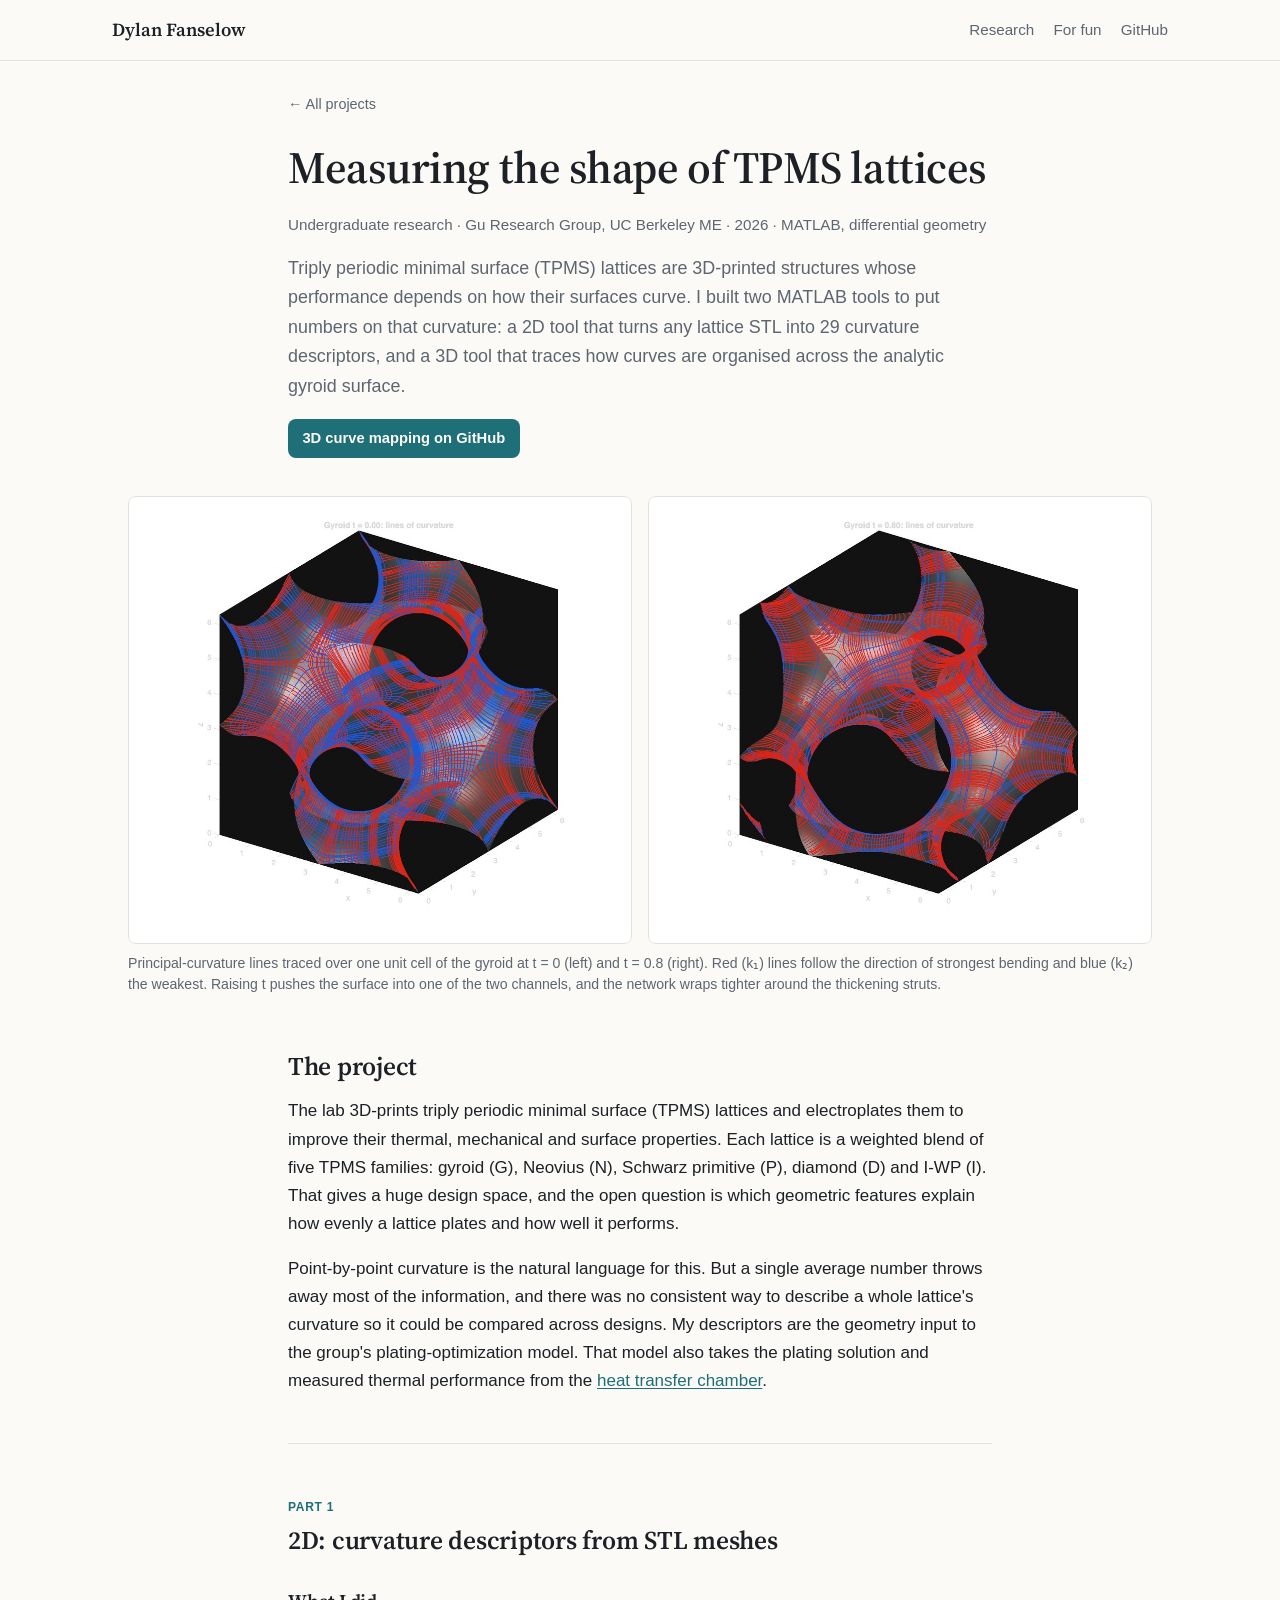
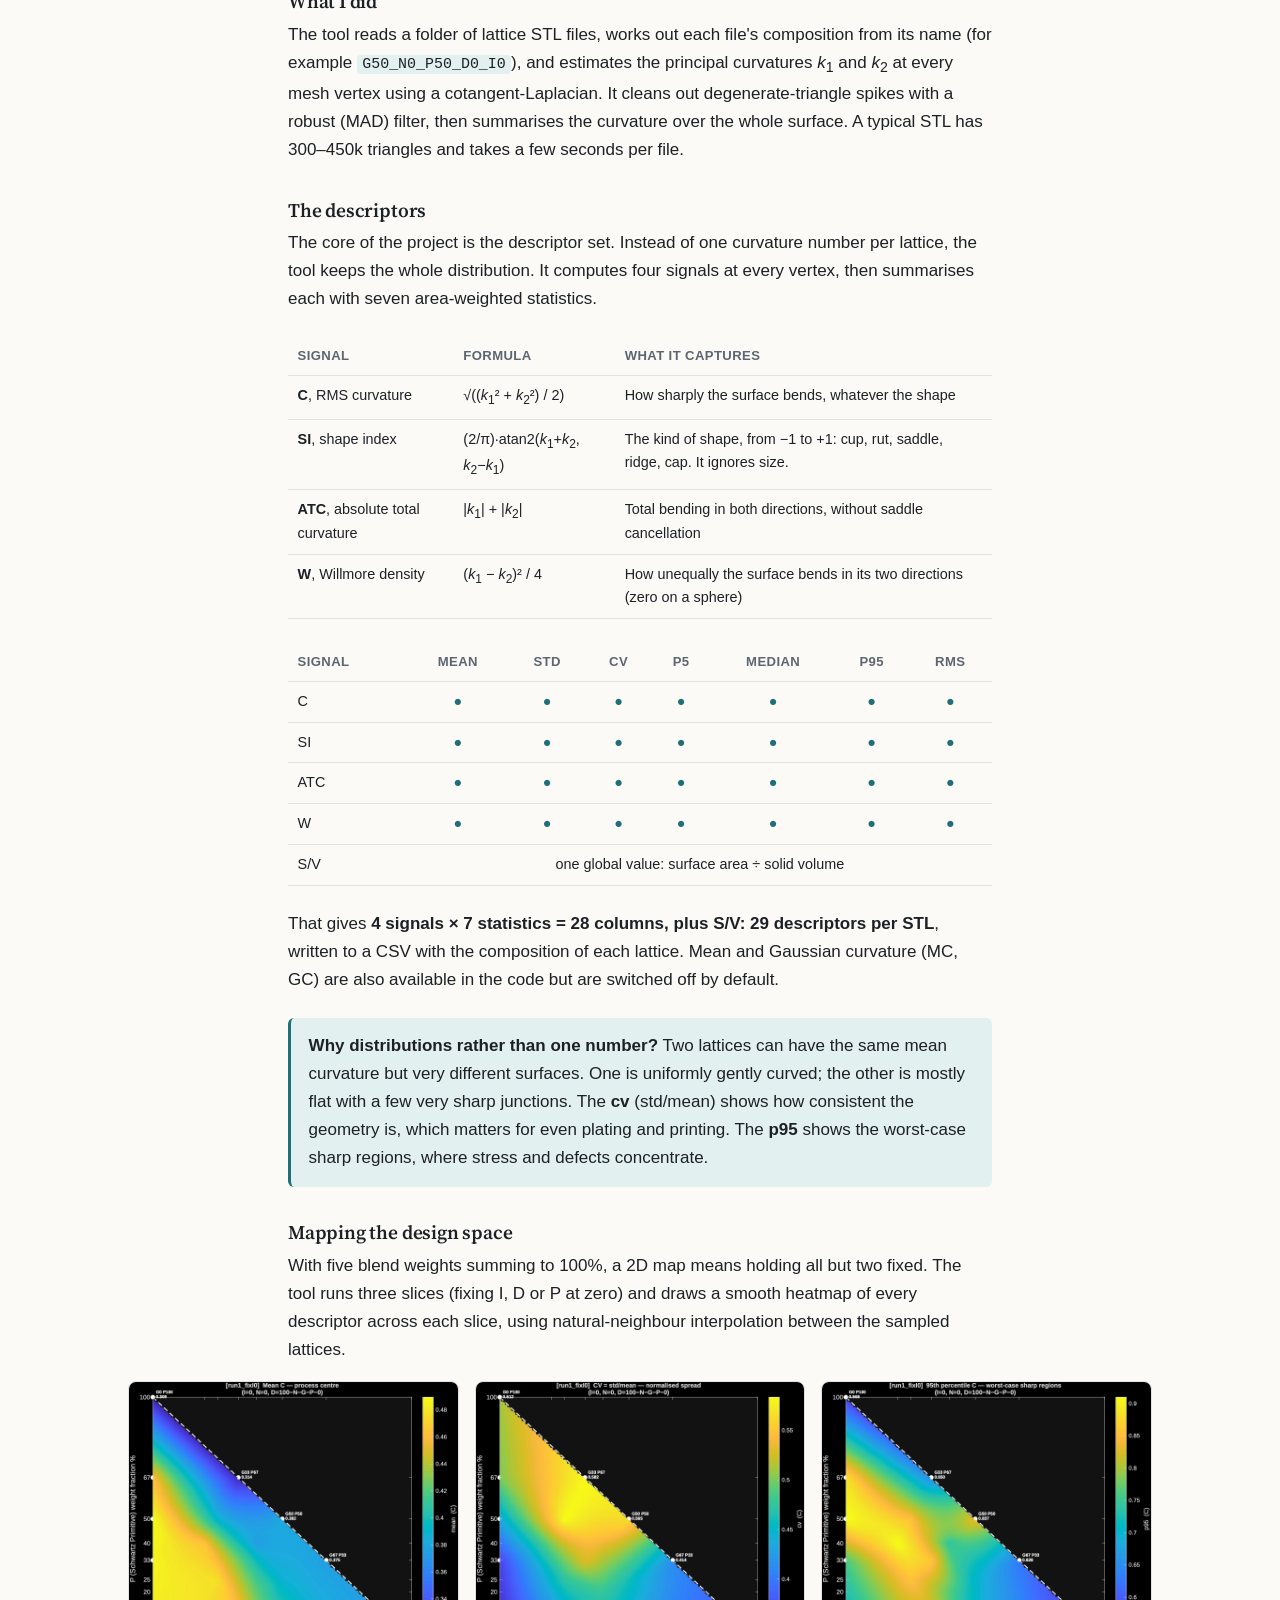
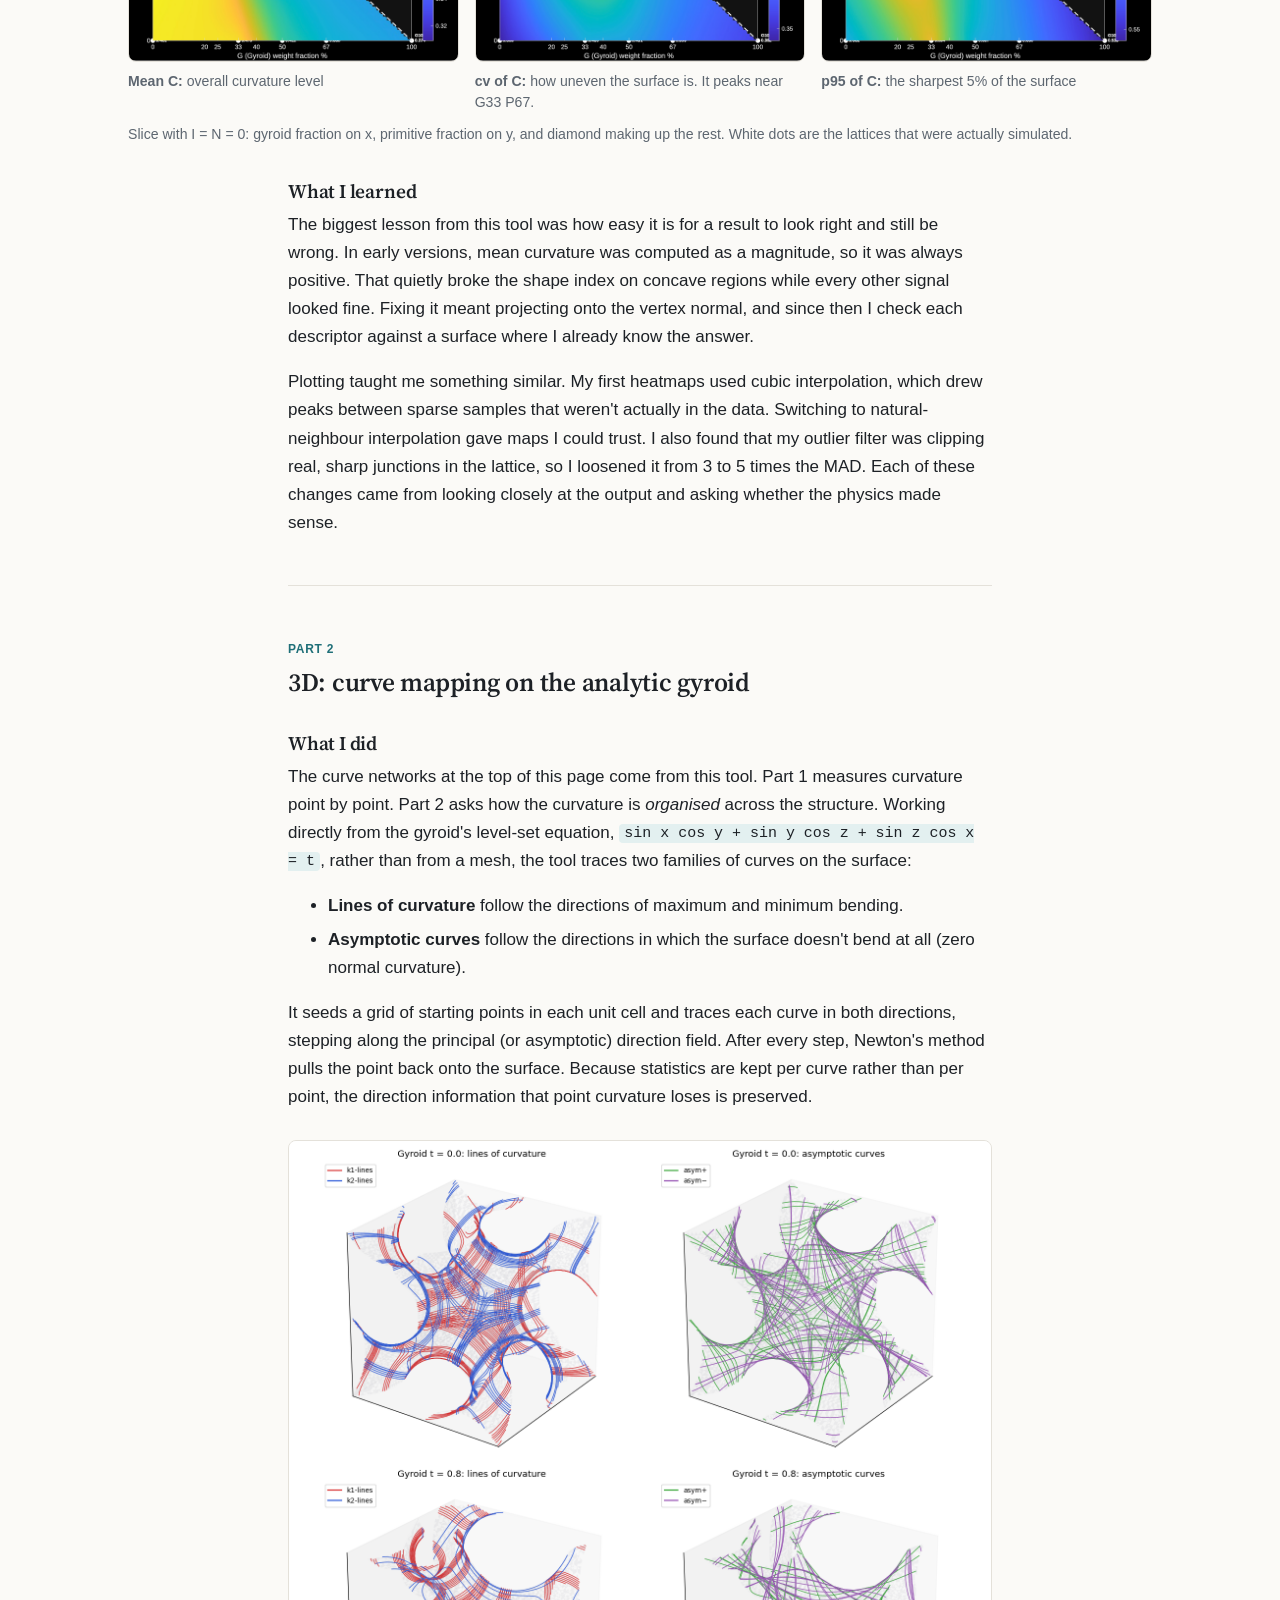
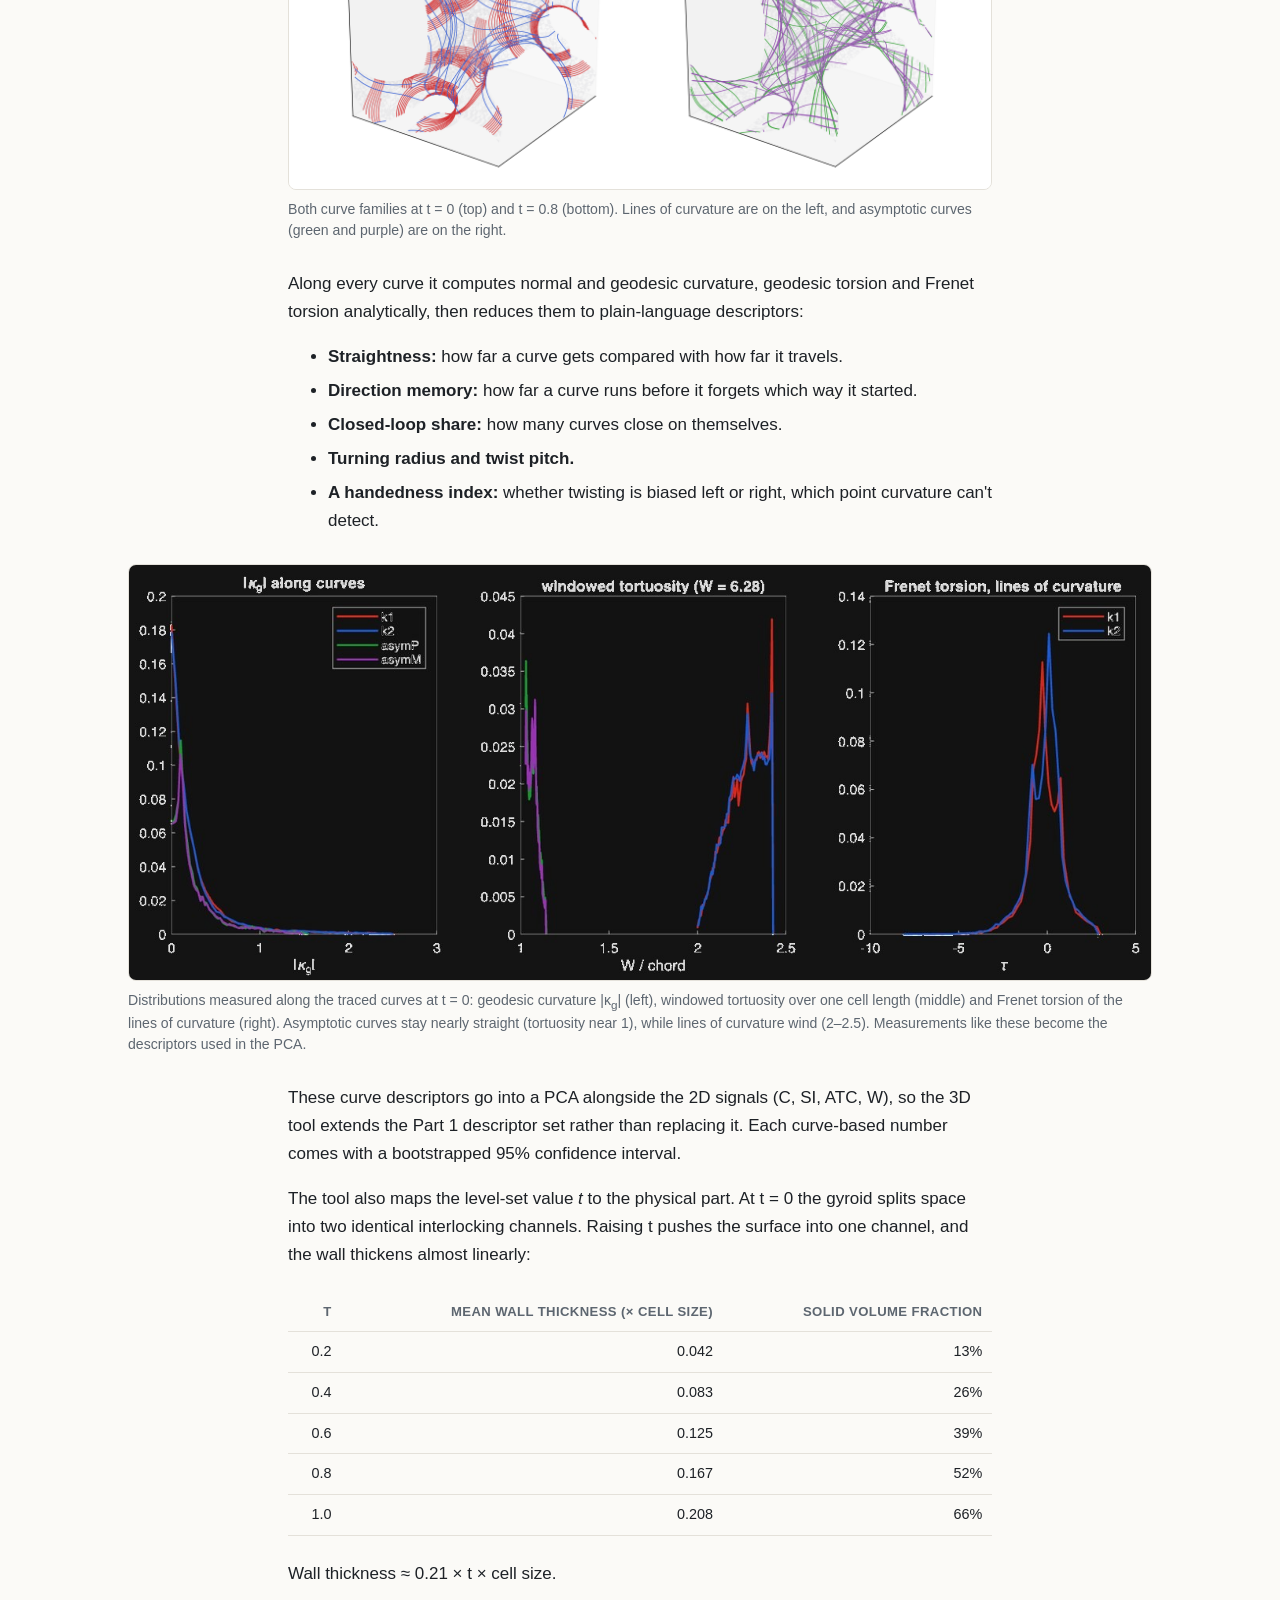
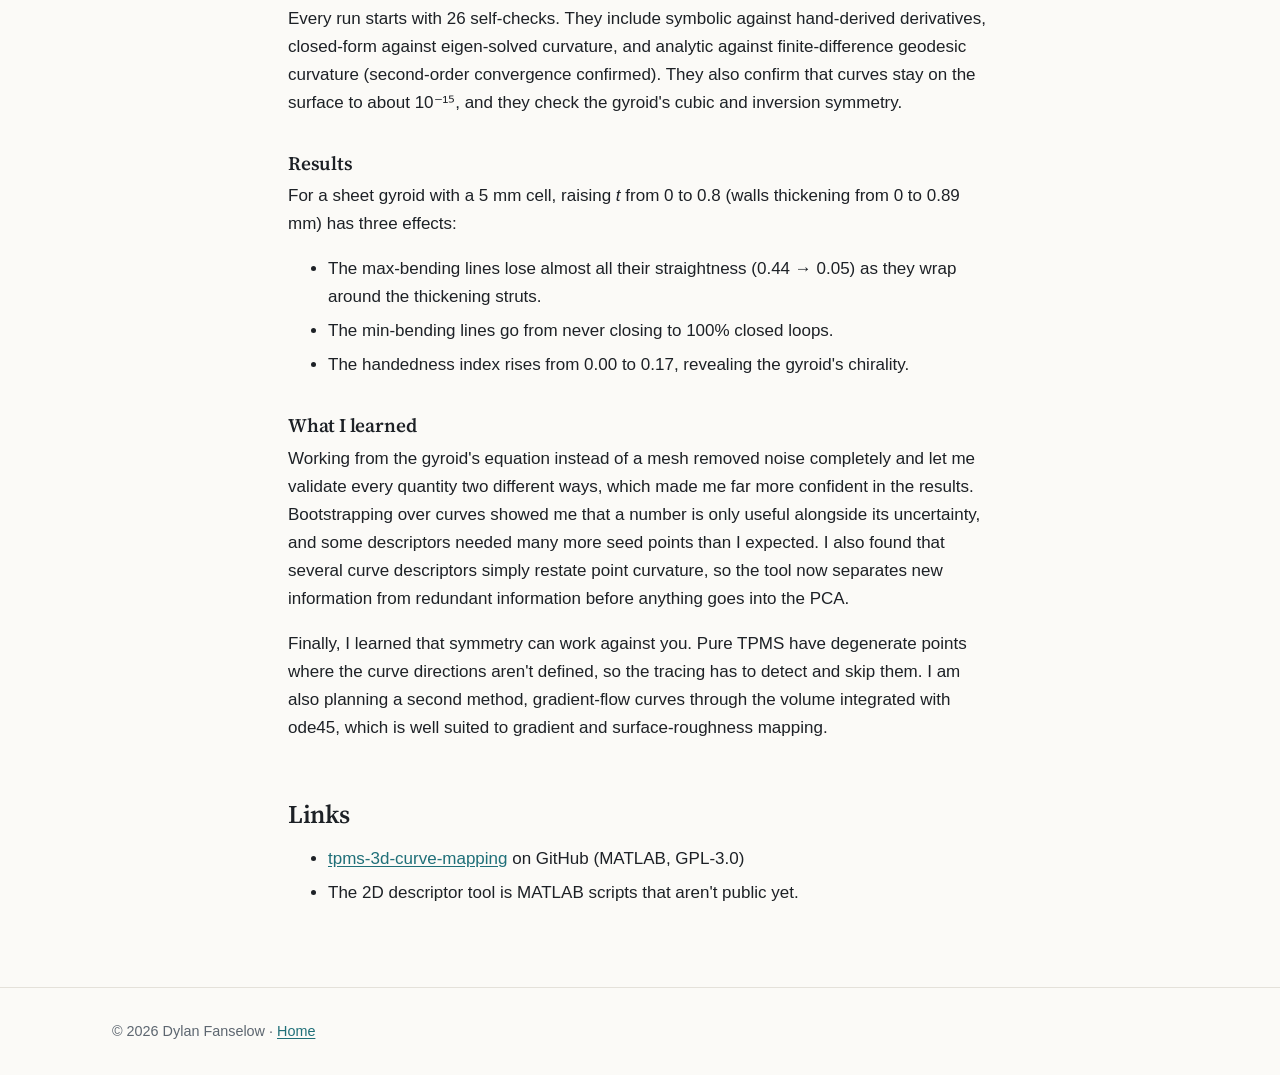
<file: projects/tpms-curvature.html>
<!doctype html>
<html lang="en">
<head>
  <meta charset="utf-8">
  <meta name="viewport" content="width=device-width, initial-scale=1">
  <title>TPMS Curvature · Dylan Fanselow</title>
  <meta name="description" content="Curvature descriptors for hybrid TPMS lattices: a 29-descriptor MATLAB tool for STL meshes, and analytic 3D curve mapping on the gyroid.">
  <link rel="preconnect" href="https://fonts.googleapis.com">
  <link rel="preconnect" href="https://fonts.gstatic.com" crossorigin>
  <link href="https://fonts.googleapis.com/css2?family=Source+Serif+4:opsz,wght@8..60,600&display=swap" rel="stylesheet">
  <link rel="stylesheet" href="../assets/css/style.css">
</head>
<body>
<header class="site-header">
  <div class="wrap">
    <a class="brand" href="../index.html">Dylan Fanselow</a>
    <nav class="nav"><a href="../index.html#research">Research</a><a href="../index.html#fun">For fun</a><a href="https://github.com/dylanfanselow">GitHub</a></nav>
  </div>
</header>

<main class="article">
  <p class="crumb"><a href="../index.html#research">← All projects</a></p>

  <div class="project-head">
    <h1>Measuring the shape of TPMS lattices</h1>
    <p class="meta">Undergraduate research · Gu Research Group, UC Berkeley ME · 2026 · MATLAB, differential geometry</p>
    <p class="summary">Triply periodic minimal surface (TPMS) lattices are 3D-printed structures whose performance depends on how their surfaces curve. I built two MATLAB tools to put numbers on that curvature: a 2D tool that turns any lattice STL into 29 curvature descriptors, and a 3D tool that traces how curves are organised across the analytic gyroid surface.</p>
    <ul class="page-links">
      <li><a href="https://github.com/dylanfanselow/tpms-3d-curve-mapping">3D curve mapping on GitHub</a></li>
    </ul>
  </div>

  <figure class="hero-fig wide">
    <div class="grid-2">
      <img src="../assets/img/tpms/curves_t0.jpg" alt="Dense red and blue lines of curvature traced over one unit cell of the gyroid at t = 0">
      <img src="../assets/img/tpms/curves_t08.jpg" alt="Lines of curvature on the gyroid at t = 0.8, where the surface has shifted toward one channel">
    </div>
    <figcaption>Principal-curvature lines traced over one unit cell of the gyroid at t = 0 (left) and t = 0.8 (right). Red (k₁) lines follow the direction of strongest bending and blue (k₂) the weakest. Raising t pushes the surface into one of the two channels, and the network wraps tighter around the thickening struts.</figcaption>
  </figure>

  <h2>The project</h2>
  <p>The lab 3D-prints triply periodic minimal surface (TPMS) lattices and electroplates them to improve their thermal, mechanical and surface properties. Each lattice is a weighted blend of five TPMS families: gyroid (G), Neovius (N), Schwarz primitive (P), diamond (D) and I-WP (I). That gives a huge design space, and the open question is which geometric features explain how evenly a lattice plates and how well it performs.</p>
  <p>Point-by-point curvature is the natural language for this. But a single average number throws away most of the information, and there was no consistent way to describe a whole lattice's curvature so it could be compared across designs. My descriptors are the geometry input to the group's plating-optimization model. That model also takes the plating solution and measured thermal performance from the <a href="heat-transfer-chamber.html">heat transfer chamber</a>.</p>

  <hr>

  <span class="part-label">Part 1</span>
  <h2 style="margin-top:.2em">2D: curvature descriptors from STL meshes</h2>

  <h3>What I did</h3>
  <p>The tool reads a folder of lattice STL files, works out each file's composition from its name (for example <code>G50_N0_P50_D0_I0</code>), and estimates the principal curvatures <em>k</em><sub>1</sub> and <em>k</em><sub>2</sub> at every mesh vertex using a cotangent-Laplacian. It cleans out degenerate-triangle spikes with a robust (MAD) filter, then summarises the curvature over the whole surface. A typical STL has 300–450k triangles and takes a few seconds per file.</p>

  <h3>The descriptors</h3>
  <p>The core of the project is the descriptor set. Instead of one curvature number per lattice, the tool keeps the whole distribution. It computes four signals at every vertex, then summarises each with seven area-weighted statistics.</p>

  <div class="table-scroll">
    <table>
      <thead><tr><th>Signal</th><th>Formula</th><th>What it captures</th></tr></thead>
      <tbody>
        <tr><td><strong>C</strong>, RMS curvature</td><td>√((<em>k</em><sub>1</sub>² + <em>k</em><sub>2</sub>²) / 2)</td><td>How sharply the surface bends, whatever the shape</td></tr>
        <tr><td><strong>SI</strong>, shape index</td><td>(2/π)·atan2(<em>k</em><sub>1</sub>+<em>k</em><sub>2</sub>, <em>k</em><sub>2</sub>−<em>k</em><sub>1</sub>)</td><td>The kind of shape, from −1 to +1: cup, rut, saddle, ridge, cap. It ignores size.</td></tr>
        <tr><td><strong>ATC</strong>, absolute total curvature</td><td>|<em>k</em><sub>1</sub>| + |<em>k</em><sub>2</sub>|</td><td>Total bending in both directions, without saddle cancellation</td></tr>
        <tr><td><strong>W</strong>, Willmore density</td><td>(<em>k</em><sub>1</sub> − <em>k</em><sub>2</sub>)² / 4</td><td>How unequally the surface bends in its two directions (zero on a sphere)</td></tr>
      </tbody>
    </table>
  </div>

  <div class="table-scroll">
    <table class="desc-grid">
      <thead><tr><th>Signal</th><th>mean</th><th>std</th><th>cv</th><th>p5</th><th>median</th><th>p95</th><th>rms</th></tr></thead>
      <tbody>
        <tr><td>C</td><td class="dot">●</td><td class="dot">●</td><td class="dot">●</td><td class="dot">●</td><td class="dot">●</td><td class="dot">●</td><td class="dot">●</td></tr>
        <tr><td>SI</td><td class="dot">●</td><td class="dot">●</td><td class="dot">●</td><td class="dot">●</td><td class="dot">●</td><td class="dot">●</td><td class="dot">●</td></tr>
        <tr><td>ATC</td><td class="dot">●</td><td class="dot">●</td><td class="dot">●</td><td class="dot">●</td><td class="dot">●</td><td class="dot">●</td><td class="dot">●</td></tr>
        <tr><td>W</td><td class="dot">●</td><td class="dot">●</td><td class="dot">●</td><td class="dot">●</td><td class="dot">●</td><td class="dot">●</td><td class="dot">●</td></tr>
        <tr><td>S/V</td><td colspan="7">one global value: surface area ÷ solid volume</td></tr>
      </tbody>
    </table>
  </div>
  <p>That gives <strong>4 signals × 7 statistics = 28 columns, plus S/V: 29 descriptors per STL</strong>, written to a CSV with the composition of each lattice. Mean and Gaussian curvature (MC, GC) are also available in the code but are switched off by default.</p>

  <div class="callout">
    <p><strong>Why distributions rather than one number?</strong> Two lattices can have the same mean curvature but very different surfaces. One is uniformly gently curved; the other is mostly flat with a few very sharp junctions. The <strong>cv</strong> (std/mean) shows how consistent the geometry is, which matters for even plating and printing. The <strong>p95</strong> shows the worst-case sharp regions, where stress and defects concentrate.</p>
  </div>

  <h3>Mapping the design space</h3>
  <p>With five blend weights summing to 100%, a 2D map means holding all but two fixed. The tool runs three slices (fixing I, D or P at zero) and draws a smooth heatmap of every descriptor across each slice, using natural-neighbour interpolation between the sampled lattices.</p>

  <div class="wide">
    <div class="grid-3">
      <figure><img src="../assets/img/tpms/v8_heatmap_mean_run1_fixI0.png" alt="Heatmap of mean C over gyroid and primitive fractions" loading="lazy"><figcaption><strong>Mean C:</strong> overall curvature level</figcaption></figure>
      <figure><img src="../assets/img/tpms/v8_heatmap_cv_run1_fixI0.png" alt="Heatmap of the coefficient of variation of C" loading="lazy"><figcaption><strong>cv of C:</strong> how uneven the surface is. It peaks near G33 P67.</figcaption></figure>
      <figure><img src="../assets/img/tpms/v8_heatmap_p95_run1_fixI0.png" alt="Heatmap of the 95th percentile of C" loading="lazy"><figcaption><strong>p95 of C:</strong> the sharpest 5% of the surface</figcaption></figure>
    </div>
    <p style="font-size:.88rem;color:var(--muted);margin-top:.6rem">Slice with I = N = 0: gyroid fraction on x, primitive fraction on y, and diamond making up the rest. White dots are the lattices that were actually simulated.</p>
  </div>


  <h3>What I learned</h3>
  <p>The biggest lesson from this tool was how easy it is for a result to look right and still be wrong. In early versions, mean curvature was computed as a magnitude, so it was always positive. That quietly broke the shape index on concave regions while every other signal looked fine. Fixing it meant projecting onto the vertex normal, and since then I check each descriptor against a surface where I already know the answer.</p>
  <p>Plotting taught me something similar. My first heatmaps used cubic interpolation, which drew peaks between sparse samples that weren't actually in the data. Switching to natural-neighbour interpolation gave maps I could trust. I also found that my outlier filter was clipping real, sharp junctions in the lattice, so I loosened it from 3 to 5 times the MAD. Each of these changes came from looking closely at the output and asking whether the physics made sense.</p>

  <hr>

  <span class="part-label">Part 2</span>
  <h2 style="margin-top:.2em">3D: curve mapping on the analytic gyroid</h2>

  <h3>What I did</h3>
  <p>The curve networks at the top of this page come from this tool. Part 1 measures curvature point by point. Part 2 asks how the curvature is <em>organised</em> across the structure. Working directly from the gyroid's level-set equation, <code>sin x cos y + sin y cos z + sin z cos x = t</code>, rather than from a mesh, the tool traces two families of curves on the surface:</p>
  <ul>
    <li><strong>Lines of curvature</strong> follow the directions of maximum and minimum bending.</li>
    <li><strong>Asymptotic curves</strong> follow the directions in which the surface doesn't bend at all (zero normal curvature).</li>
  </ul>
  <p>It seeds a grid of starting points in each unit cell and traces each curve in both directions, stepping along the principal (or asymptotic) direction field. After every step, Newton's method pulls the point back onto the surface. Because statistics are kept per curve rather than per point, the direction information that point curvature loses is preserved.</p>

  <figure>
    <img src="../assets/img/tpms/preview_curve_networks.png" alt="Lines of curvature and asymptotic curves traced on the gyroid at t = 0 and t = 0.8" loading="lazy">
    <figcaption>Both curve families at t = 0 (top) and t = 0.8 (bottom). Lines of curvature are on the left, and asymptotic curves (green and purple) are on the right.</figcaption>
  </figure>
  <p>Along every curve it computes normal and geodesic curvature, geodesic torsion and Frenet torsion analytically, then reduces them to plain-language descriptors:</p>
  <ul>
    <li><strong>Straightness:</strong> how far a curve gets compared with how far it travels.</li>
    <li><strong>Direction memory:</strong> how far a curve runs before it forgets which way it started.</li>
    <li><strong>Closed-loop share:</strong> how many curves close on themselves.</li>
    <li><strong>Turning radius and twist pitch.</strong></li>
    <li><strong>A handedness index:</strong> whether twisting is biased left or right, which point curvature can't detect.</li>
  </ul>
  <figure class="wide">
    <img src="../assets/img/tpms/curve_distributions.jpg" alt="Three distribution plots: geodesic curvature along curves, windowed tortuosity, and Frenet torsion of the lines of curvature" loading="lazy">
    <figcaption>Distributions measured along the traced curves at t = 0: geodesic curvature |κ<sub>g</sub>| (left), windowed tortuosity over one cell length (middle) and Frenet torsion of the lines of curvature (right). Asymptotic curves stay nearly straight (tortuosity near 1), while lines of curvature wind (2–2.5). Measurements like these become the descriptors used in the PCA.</figcaption>
  </figure>
  <p>These curve descriptors go into a PCA alongside the 2D signals (C, SI, ATC, W), so the 3D tool extends the Part 1 descriptor set rather than replacing it. Each curve-based number comes with a bootstrapped 95% confidence interval.</p>
  <p>The tool also maps the level-set value <em>t</em> to the physical part. At t = 0 the gyroid splits space into two identical interlocking channels. Raising t pushes the surface into one channel, and the wall thickens almost linearly:</p>
  <div class="table-scroll">
    <table>
      <thead><tr><th class="num">t</th><th class="num">Mean wall thickness (× cell size)</th><th class="num">Solid volume fraction</th></tr></thead>
      <tbody>
        <tr><td class="num">0.2</td><td class="num">0.042</td><td class="num">13%</td></tr>
        <tr><td class="num">0.4</td><td class="num">0.083</td><td class="num">26%</td></tr>
        <tr><td class="num">0.6</td><td class="num">0.125</td><td class="num">39%</td></tr>
        <tr><td class="num">0.8</td><td class="num">0.167</td><td class="num">52%</td></tr>
        <tr><td class="num">1.0</td><td class="num">0.208</td><td class="num">66%</td></tr>
      </tbody>
    </table>
  </div>
  <p>Wall thickness ≈ 0.21 × t × cell size.</p>
  <p>Every run starts with 26 self-checks. They include symbolic against hand-derived derivatives, closed-form against eigen-solved curvature, and analytic against finite-difference geodesic curvature (second-order convergence confirmed). They also confirm that curves stay on the surface to about 10⁻¹⁵, and they check the gyroid's cubic and inversion symmetry.</p>

  <h3>Results</h3>
  <p>For a sheet gyroid with a 5 mm cell, raising <em>t</em> from 0 to 0.8 (walls thickening from 0 to 0.89 mm) has three effects:</p>
  <ul>
    <li>The max-bending lines lose almost all their straightness (0.44 → 0.05) as they wrap around the thickening struts.</li>
    <li>The min-bending lines go from never closing to 100% closed loops.</li>
    <li>The handedness index rises from 0.00 to 0.17, revealing the gyroid's chirality.</li>
  </ul>

  <h3>What I learned</h3>
  <p>Working from the gyroid's equation instead of a mesh removed noise completely and let me validate every quantity two different ways, which made me far more confident in the results. Bootstrapping over curves showed me that a number is only useful alongside its uncertainty, and some descriptors needed many more seed points than I expected. I also found that several curve descriptors simply restate point curvature, so the tool now separates new information from redundant information before anything goes into the PCA.</p>
  <p>Finally, I learned that symmetry can work against you. Pure TPMS have degenerate points where the curve directions aren't defined, so the tracing has to detect and skip them. I am also planning a second method, gradient-flow curves through the volume integrated with ode45, which is well suited to gradient and surface-roughness mapping.</p>

  <h2>Links</h2>
  <ul>
    <li><a href="https://github.com/dylanfanselow/tpms-3d-curve-mapping">tpms-3d-curve-mapping</a> on GitHub (MATLAB, GPL-3.0)</li>
    <li>The 2D descriptor tool is MATLAB scripts that aren't public yet.</li>
  </ul>
</main>

<footer class="site-footer"><div class="wrap">© 2026 Dylan Fanselow · <a href="../index.html">Home</a></div></footer>
</body>
</html>
</file>
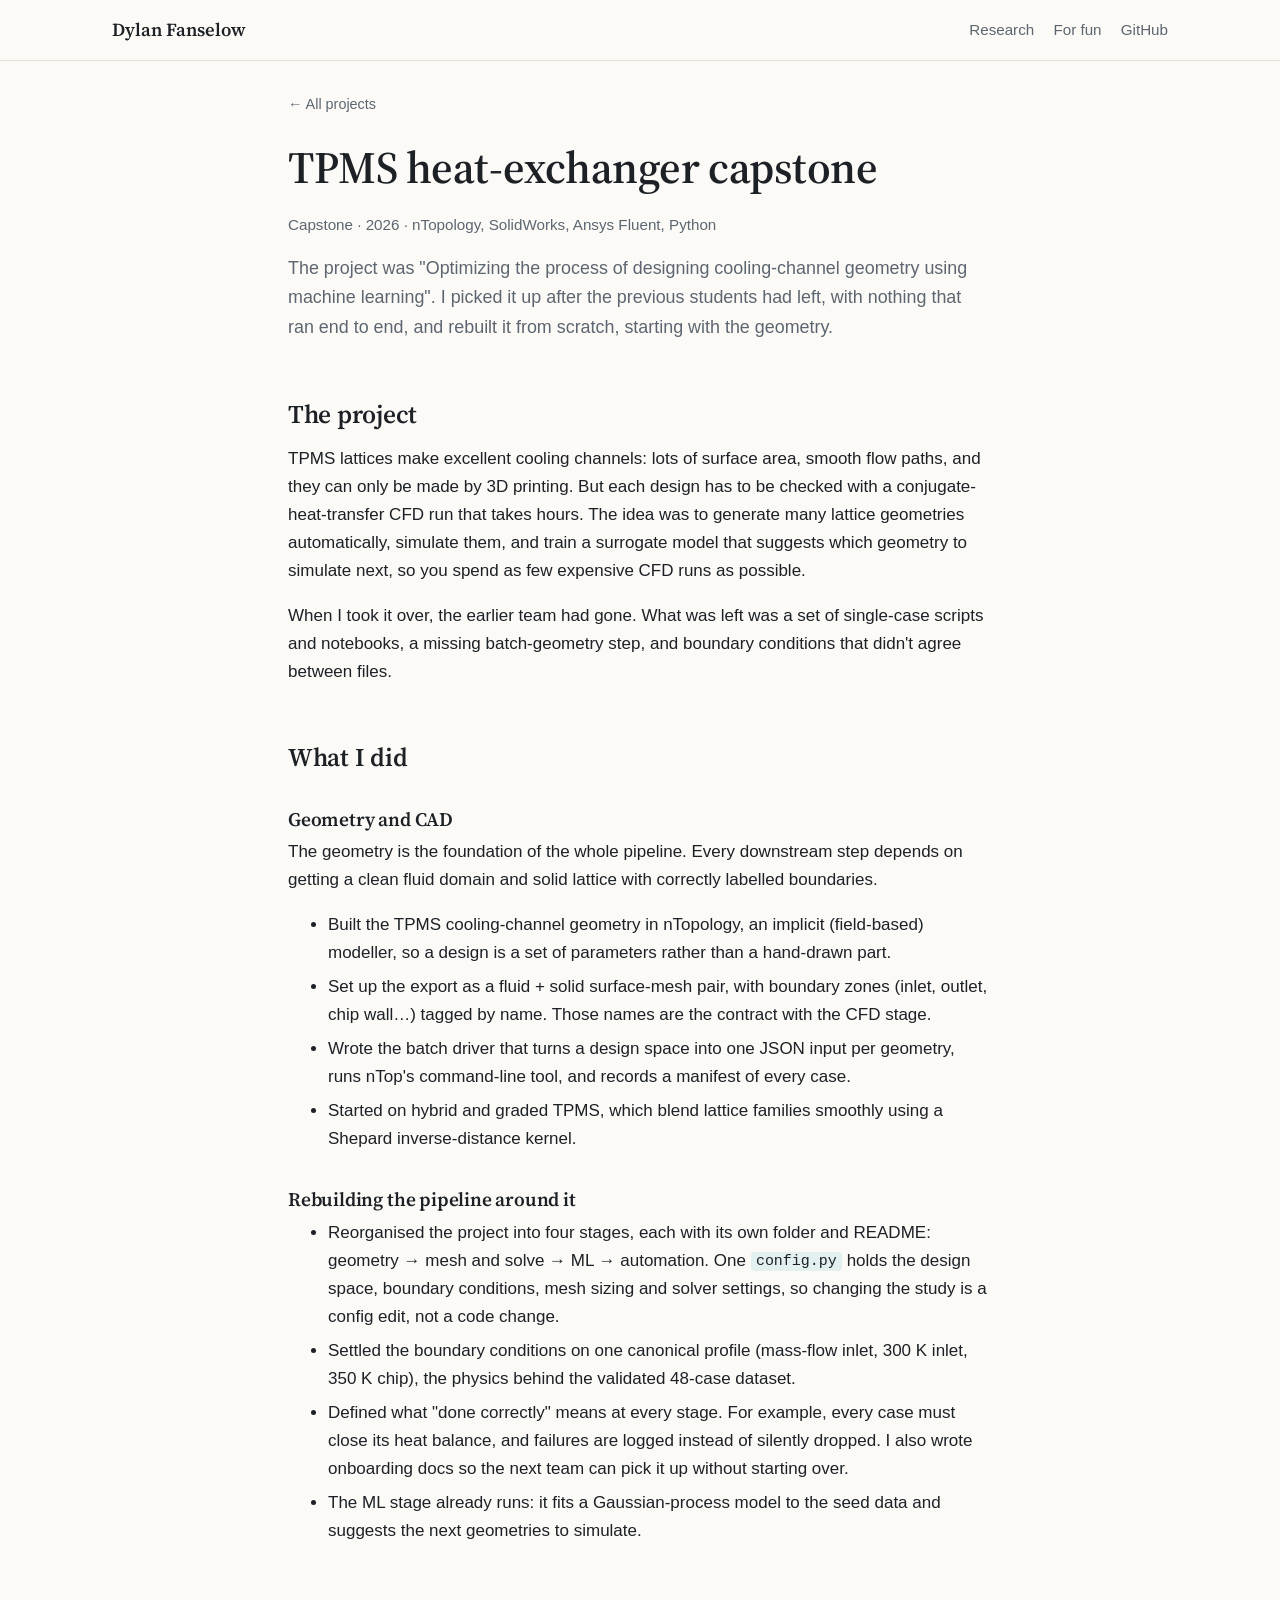
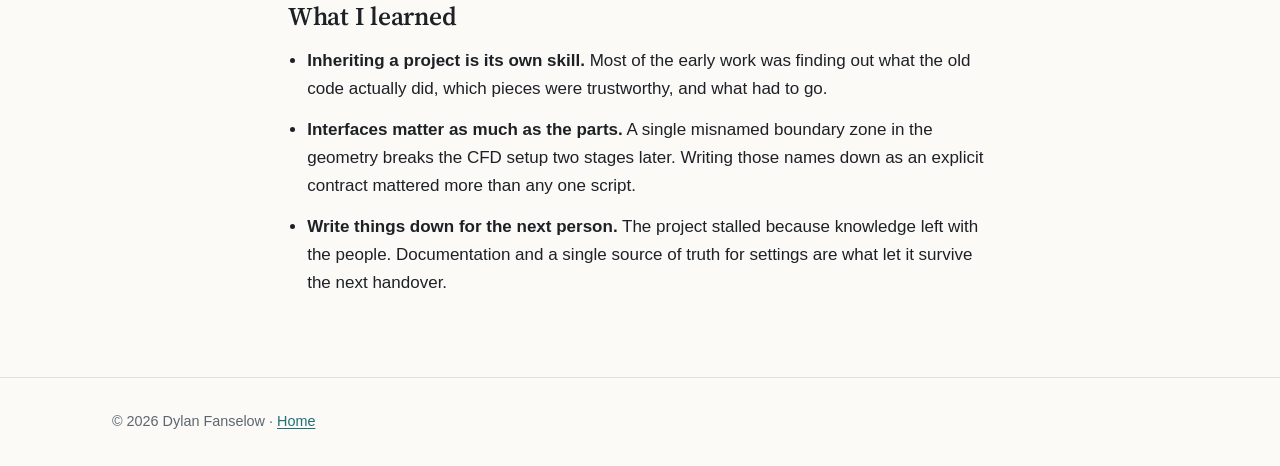
<file: projects/tpms-heat-exchanger.html>
<!doctype html>
<html lang="en">
<head>
  <meta charset="utf-8">
  <meta name="viewport" content="width=device-width, initial-scale=1">
  <title>TPMS Heat Exchanger · Dylan Fanselow</title>
  <meta name="description" content="Capstone: rebuilding a TPMS cooling-channel design pipeline from scratch, from nTop geometry and CAD to Ansys Fluent CFD and an ML optimizer.">
  <link rel="preconnect" href="https://fonts.googleapis.com">
  <link rel="preconnect" href="https://fonts.gstatic.com" crossorigin>
  <link href="https://fonts.googleapis.com/css2?family=Source+Serif+4:opsz,wght@8..60,600&display=swap" rel="stylesheet">
  <link rel="stylesheet" href="../assets/css/style.css">
</head>
<body>
<header class="site-header">
  <div class="wrap">
    <a class="brand" href="../index.html">Dylan Fanselow</a>
    <nav class="nav"><a href="../index.html#research">Research</a><a href="../index.html#fun">For fun</a><a href="https://github.com/dylanfanselow">GitHub</a></nav>
  </div>
</header>

<main class="article">
  <p class="crumb"><a href="../index.html#research">← All projects</a></p>

  <div class="project-head">
    <h1>TPMS heat-exchanger capstone</h1>
    <p class="meta">Capstone · 2026 · nTopology, SolidWorks, Ansys Fluent, Python</p>
    <p class="summary">The project was "Optimizing the process of designing cooling-channel geometry using machine learning". I picked it up after the previous students had left, with nothing that ran end to end, and rebuilt it from scratch, starting with the geometry.</p>
  </div>

  <h2>The project</h2>
  <p>TPMS lattices make excellent cooling channels: lots of surface area, smooth flow paths, and they can only be made by 3D printing. But each design has to be checked with a conjugate-heat-transfer CFD run that takes hours. The idea was to generate many lattice geometries automatically, simulate them, and train a surrogate model that suggests which geometry to simulate next, so you spend as few expensive CFD runs as possible.</p>
  <p>When I took it over, the earlier team had gone. What was left was a set of single-case scripts and notebooks, a missing batch-geometry step, and boundary conditions that didn't agree between files.</p>

  <h2>What I did</h2>

  <h3>Geometry and CAD</h3>
  <p>The geometry is the foundation of the whole pipeline. Every downstream step depends on getting a clean fluid domain and solid lattice with correctly labelled boundaries.</p>
  <ul>
    <li>Built the TPMS cooling-channel geometry in nTopology, an implicit (field-based) modeller, so a design is a set of parameters rather than a hand-drawn part.</li>
    <li>Set up the export as a fluid + solid surface-mesh pair, with boundary zones (inlet, outlet, chip wall…) tagged by name. Those names are the contract with the CFD stage.</li>
    <li>Wrote the batch driver that turns a design space into one JSON input per geometry, runs nTop's command-line tool, and records a manifest of every case.</li>
    <li>Started on hybrid and graded TPMS, which blend lattice families smoothly using a Shepard inverse-distance kernel.</li>
  </ul>

  <h3>Rebuilding the pipeline around it</h3>
  <ul>
    <li>Reorganised the project into four stages, each with its own folder and README: geometry → mesh and solve → ML → automation. One <code>config.py</code> holds the design space, boundary conditions, mesh sizing and solver settings, so changing the study is a config edit, not a code change.</li>
    <li>Settled the boundary conditions on one canonical profile (mass-flow inlet, 300 K inlet, 350 K chip), the physics behind the validated 48-case dataset.</li>
    <li>Defined what "done correctly" means at every stage. For example, every case must close its heat balance, and failures are logged instead of silently dropped. I also wrote onboarding docs so the next team can pick it up without starting over.</li>
    <li>The ML stage already runs: it fits a Gaussian-process model to the seed data and suggests the next geometries to simulate.</li>
  </ul>

  <h2>What I learned</h2>
  <ul class="learned">
    <li><strong>Inheriting a project is its own skill.</strong> Most of the early work was finding out what the old code actually did, which pieces were trustworthy, and what had to go.</li>
    <li><strong>Interfaces matter as much as the parts.</strong> A single misnamed boundary zone in the geometry breaks the CFD setup two stages later. Writing those names down as an explicit contract mattered more than any one script.</li>
    <li><strong>Write things down for the next person.</strong> The project stalled because knowledge left with the people. Documentation and a single source of truth for settings are what let it survive the next handover.</li>
  </ul>
</main>

<footer class="site-footer"><div class="wrap">© 2026 Dylan Fanselow · <a href="../index.html">Home</a></div></footer>
</body>
</html>
</file>
<file: assets/css/style.css>
/* ---------- tokens ---------- */
:root {
  --bg: #fbfaf7;
  --surface: #ffffff;
  --ink: #1d2126;
  --muted: #5d6670;
  --line: #e4e1da;
  --accent: #1f6f78;
  --accent-soft: #e3f0f0;
  --todo-bg: #fff3c4;
  --todo-ink: #6b4e00;
  --shadow: 0 1px 2px rgba(20, 24, 28, .06), 0 4px 16px rgba(20, 24, 28, .06);
  --serif: "Source Serif 4", Georgia, "Times New Roman", serif;
  --sans: -apple-system, BlinkMacSystemFont, "Segoe UI", Inter, Roboto, Helvetica, Arial, sans-serif;
  --mono: ui-monospace, SFMono-Regular, Menlo, Consolas, monospace;
  color-scheme: light;
}
@media (prefers-color-scheme: dark) {
  :root:not([data-theme="light"]) {
    --bg: #14171a;
    --surface: #1b1f23;
    --ink: #e7e9ea;
    --muted: #9aa3ab;
    --line: #2c3238;
    --accent: #6cc4cc;
    --accent-soft: #1c3236;
    --todo-bg: #3b3210;
    --todo-ink: #ffdf80;
    --shadow: 0 1px 2px rgba(0, 0, 0, .3), 0 4px 16px rgba(0, 0, 0, .25);
    color-scheme: dark;
  }
}
:root[data-theme="dark"] {
  --bg: #14171a; --surface: #1b1f23; --ink: #e7e9ea; --muted: #9aa3ab; --line: #2c3238;
  --accent: #6cc4cc; --accent-soft: #1c3236; --todo-bg: #3b3210; --todo-ink: #ffdf80;
  --shadow: 0 1px 2px rgba(0, 0, 0, .3), 0 4px 16px rgba(0, 0, 0, .25);
  color-scheme: dark;
}

/* ---------- base ---------- */
*, *::before, *::after { box-sizing: border-box; }
html { -webkit-text-size-adjust: 100%; }
body {
  margin: 0; background: var(--bg); color: var(--ink);
  font: 17px/1.65 var(--sans);
}
img { max-width: 100%; height: auto; display: block; }
a { color: var(--accent); text-underline-offset: 2px; }
a:hover { text-decoration-thickness: 2px; }
h1, h2, h3 { font-family: var(--serif); line-height: 1.2; font-weight: 600; letter-spacing: -.01em; }
h1 { font-size: clamp(2rem, 5vw, 2.8rem); margin: 0 0 .4em; }
h2 { font-size: 1.6rem; margin: 2.2em 0 .6em; }
h3 { font-size: 1.2rem; margin: 1.8em 0 .4em; }
p, ul, ol { margin: 0 0 1em; }
li { margin-bottom: .35em; }
code { font: .88em var(--mono); background: var(--accent-soft); padding: .1em .35em; border-radius: 4px; }
hr { border: 0; border-top: 1px solid var(--line); margin: 3rem 0; }

.wrap { max-width: 68rem; margin: 0 auto; padding: 0 16px; }
.article { max-width: 46rem; margin: 0 auto; padding: 0 16px; }

/* ---------- header / footer ---------- */
.site-header { border-bottom: 1px solid var(--line); background: var(--bg); }
.site-header .wrap { display: flex; align-items: center; justify-content: space-between; gap: 1rem; min-height: 60px; flex-wrap: wrap; }
.brand { font-family: var(--serif); font-weight: 600; font-size: 1.15rem; color: var(--ink); text-decoration: none; }
.nav { display: flex; gap: 1.2rem; flex-wrap: wrap; font-size: .95rem; }
.nav a { color: var(--muted); text-decoration: none; }
.nav a:hover { color: var(--accent); }
.site-footer { border-top: 1px solid var(--line); margin-top: 5rem; padding: 2rem 0; color: var(--muted); font-size: .9rem; }

/* ---------- home ---------- */
.hero { padding: 4.5rem 0 2.5rem; display: grid; grid-template-columns: 200px minmax(0, 1fr); gap: 2.5rem; align-items: center; }
.headshot { width: 200px; height: 200px; border-radius: 50%; object-fit: cover; border: 1px solid var(--line); box-shadow: var(--shadow); }
@media (max-width: 640px) {
  .hero { grid-template-columns: 1fr; gap: 1.4rem; padding-top: 2.5rem; }
  .headshot { width: 132px; height: 132px; }
}
.hero .kicker { color: var(--accent); font-weight: 600; letter-spacing: .04em; text-transform: uppercase; font-size: .8rem; margin-bottom: .8rem; }
.hero p.lede { font-size: 1.15rem; color: var(--muted); max-width: 40rem; }
.links { display: flex; gap: .6rem; flex-wrap: wrap; margin-top: 1.4rem; padding: 0; list-style: none; }
.links a {
  display: inline-block; padding: .45rem .9rem; border: 1px solid var(--line); border-radius: 999px;
  text-decoration: none; color: var(--ink); background: var(--surface); font-size: .92rem;
}
.links a:hover { border-color: var(--accent); color: var(--accent); }

.section-title { display: flex; align-items: baseline; justify-content: space-between; gap: 1rem; margin: 3rem 0 1.2rem; }
.section-title h2 { margin: 0; }
.section-title p { margin: 0; color: var(--muted); font-size: .95rem; }

.cards { display: grid; grid-template-columns: repeat(auto-fit, minmax(min(100%, 380px), 1fr)); gap: 1.4rem; }
.card {
  display: flex; flex-direction: column; background: var(--surface); border: 1px solid var(--line);
  border-radius: 12px; overflow: hidden; text-decoration: none; color: var(--ink); box-shadow: var(--shadow);
  transition: transform .15s ease, border-color .15s ease;
}
.card:hover { transform: translateY(-2px); border-color: var(--accent); }
.card .thumb { aspect-ratio: 16 / 10; background: #fff; display: flex; align-items: center; justify-content: center; overflow: hidden; border-bottom: 1px solid var(--line); }
.card .thumb img { width: 100%; height: 100%; object-fit: cover; }
.card .thumb.contain img { object-fit: contain; padding: 8px; }
.card .body { padding: 1rem 1.1rem 1.2rem; display: flex; flex-direction: column; gap: .4rem; flex: 1; }
.card h3 { margin: 0; font-size: 1.15rem; }
.card p { margin: 0; color: var(--muted); font-size: .95rem; }
.card .meta { font-size: .8rem; color: var(--muted); margin-top: auto; padding-top: .5rem; }
.tags { display: flex; flex-wrap: wrap; gap: .35rem; padding: 0; margin: .2rem 0 0; list-style: none; }
.tags li { font-size: .74rem; background: var(--accent-soft); color: var(--accent); padding: .15rem .55rem; border-radius: 999px; margin: 0; }

.fun-card { display: grid; grid-template-columns: minmax(0, 1.1fr) minmax(0, 1fr); background: var(--surface); border: 1px solid var(--line); border-radius: 12px; overflow: hidden; box-shadow: var(--shadow); }
.fun-card img { width: 100%; height: 100%; object-fit: cover; image-rendering: pixelated; }
.fun-card .body { padding: 1.4rem 1.5rem; }
.fun-card h3 { margin-top: 0; }
@media (max-width: 720px) { .fun-card { grid-template-columns: 1fr; } }

/* ---------- project page ---------- */
.crumb { font-size: .9rem; margin: 2rem 0 1.5rem; }
.crumb a { color: var(--muted); text-decoration: none; }
.crumb a:hover { color: var(--accent); }
.project-head .meta { color: var(--muted); font-size: .95rem; margin-bottom: 1rem; }
.project-head .summary { font-size: 1.12rem; color: var(--muted); }
.hero-fig { margin: 2rem 0 0; }

figure { margin: 1.8rem 0; }
figure img { border-radius: 8px; border: 1px solid var(--line); background: #fff; }
figure.bare img { border: 0; background: transparent; }
figcaption { font-size: .88rem; color: var(--muted); margin-top: .55rem; line-height: 1.5; }
.wide { width: min(64rem, calc(100vw - 32px)); margin-left: 50%; transform: translateX(-50%); }
.grid-2, .grid-3 { display: grid; gap: 1rem; }
.grid-2 { grid-template-columns: repeat(2, minmax(0, 1fr)); }
.grid-3 { grid-template-columns: repeat(3, minmax(0, 1fr)); }
.grid-2 figure, .grid-3 figure { margin: 0; }
@media (max-width: 640px) { .grid-2, .grid-3 { grid-template-columns: 1fr; } }

.step { counter-increment: step; }
.part-label { display: inline-block; font: 600 .75rem var(--sans); letter-spacing: .06em; text-transform: uppercase; color: var(--accent); margin-bottom: .2rem; }

.callout { background: var(--accent-soft); border-left: 3px solid var(--accent); padding: .9rem 1.1rem; border-radius: 6px; margin: 1.5rem 0; }
.callout p:last-child { margin-bottom: 0; }

.todo {
  display: block; background: var(--todo-bg); color: var(--todo-ink); border: 1px dashed currentColor;
  padding: .55rem .8rem; border-radius: 6px; font-size: .9rem; margin: 1rem 0;
}
.todo::before { content: "TODO: "; font-weight: 700; }
.img-slot {
  display: flex; align-items: center; justify-content: center; text-align: center; min-height: 220px; padding: 1rem;
  border: 2px dashed var(--line); border-radius: 8px; color: var(--muted); font-size: .9rem; background: var(--surface);
}

.table-scroll { overflow-x: auto; margin: 1.5rem 0; }
table { border-collapse: collapse; width: 100%; font-size: .9rem; font-variant-numeric: tabular-nums; }
th, td { border-bottom: 1px solid var(--line); padding: .5rem .6rem; text-align: left; vertical-align: top; }
th { font-weight: 600; color: var(--muted); font-size: .82rem; text-transform: uppercase; letter-spacing: .03em; }
td.num, th.num { text-align: right; }
.desc-grid td, .desc-grid th { text-align: center; }
.desc-grid td:first-child, .desc-grid th:first-child { text-align: left; }
.desc-grid td.dot { color: var(--accent); font-weight: 700; }

.learned { padding-left: 1.2rem; }
.learned li { margin-bottom: .8rem; }

.page-links { display: flex; gap: .6rem; flex-wrap: wrap; padding: 0; list-style: none; margin: 1rem 0; }
.page-links a { display: inline-block; padding: .45rem .9rem; border-radius: 8px; background: var(--accent); color: var(--bg); text-decoration: none; font-size: .92rem; font-weight: 600; }
.page-links a.secondary { background: transparent; color: var(--accent); border: 1px solid var(--accent); }
</file>
